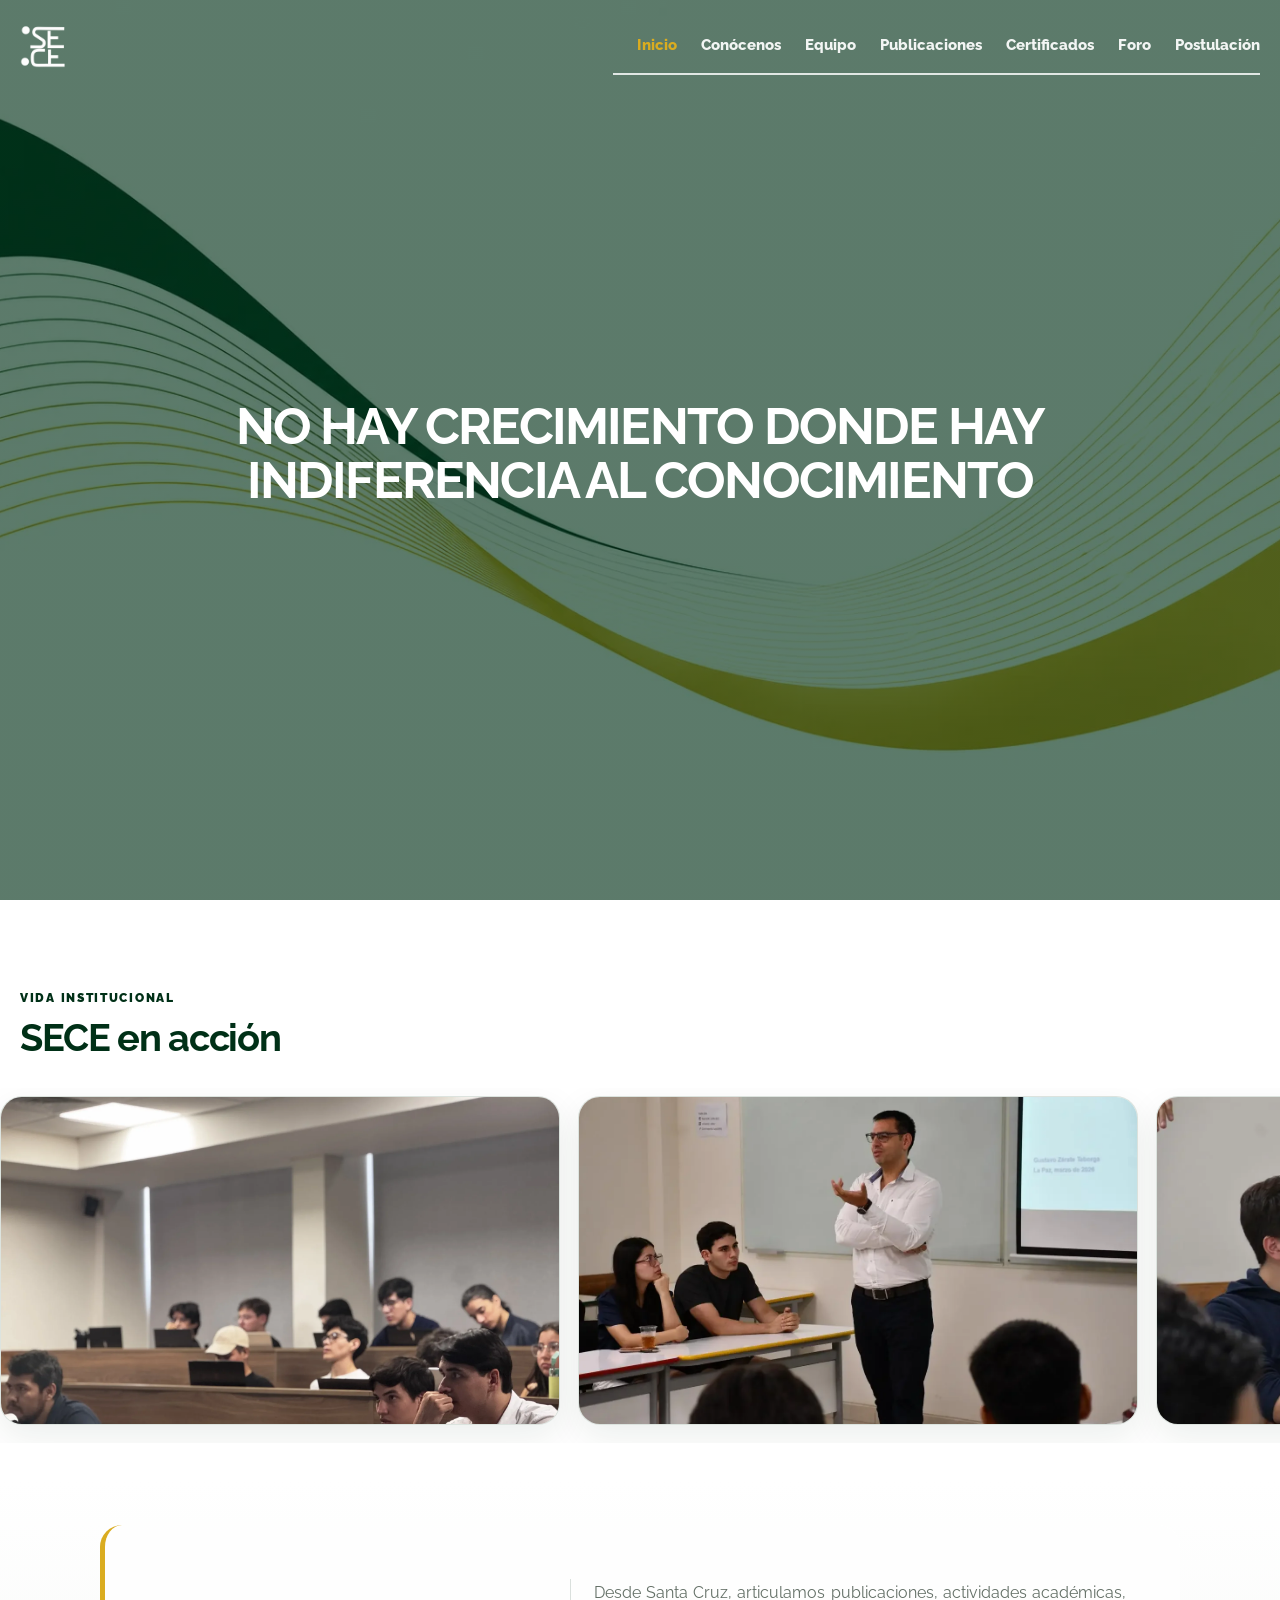
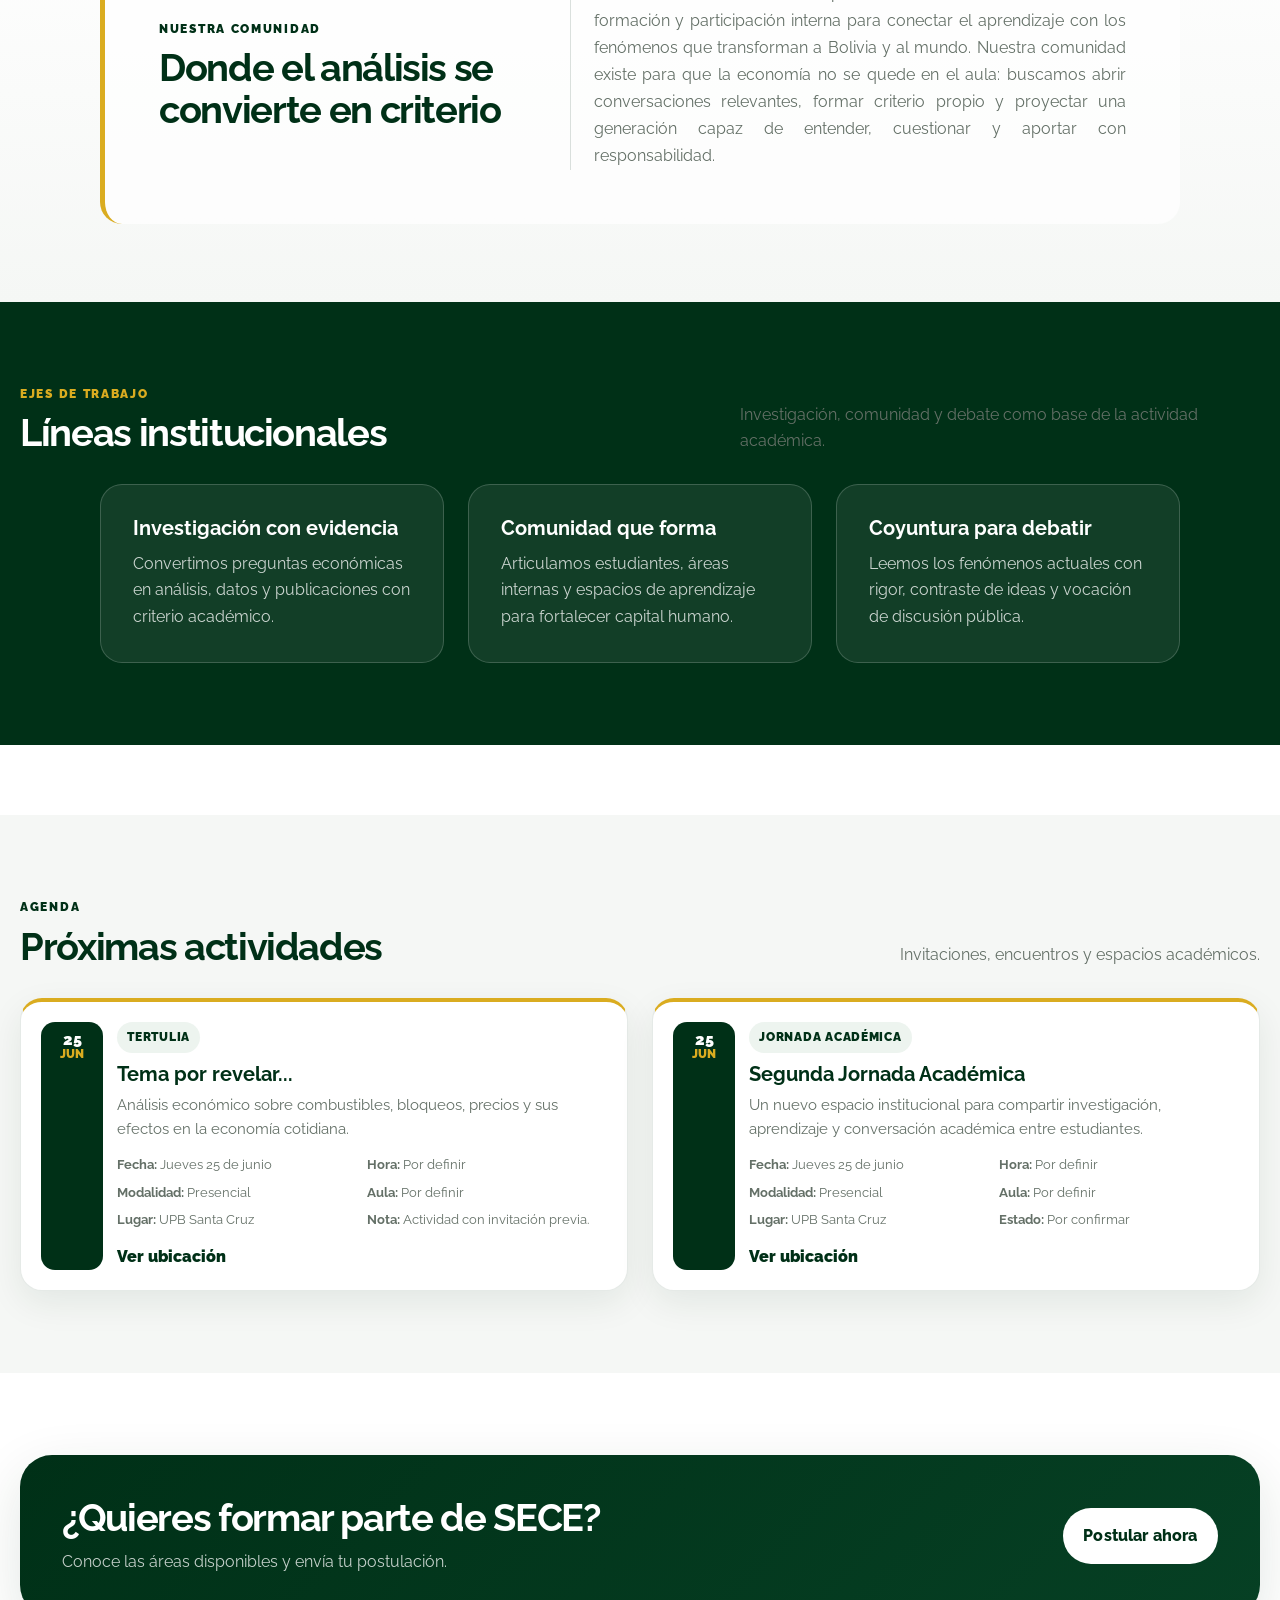
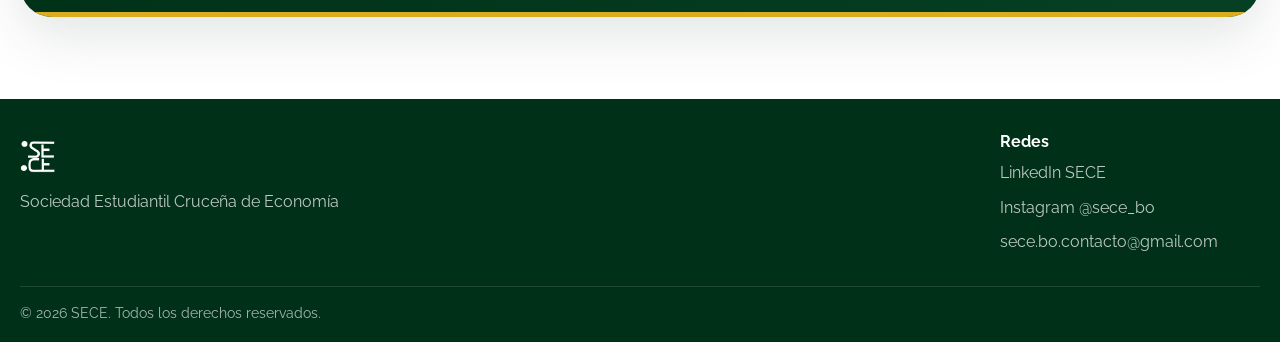
<file: index.html>
<!DOCTYPE html>
<html lang="es">
<head>
  <meta charset="UTF-8" />
  <meta name="viewport" content="width=device-width, initial-scale=1.0" />
  <meta name="theme-color" content="#003017" />
  <link rel="icon" href="img/logo-optimized.png" type="image/png" />
  <link rel="preload" as="image" href="img/hero/hero.webp" type="image/webp" fetchpriority="high" />
  <title>SECE | Sociedad Estudiantil Cruceña de Economía</title>
  <meta name="description" content="Sitio oficial de la Sociedad Estudiantil Cruceña de Economía (SECE), comunidad académica de Santa Cruz, Bolivia, dedicada a investigación, debate, publicaciones y actividades sobre economía.">
  <link rel="preconnect" href="https://fonts.googleapis.com" />
  <link rel="preconnect" href="https://fonts.gstatic.com" crossorigin />
  <link href="https://fonts.googleapis.com/css2?family=Raleway:wght@300;400;500;600;700;800;900&amp;display=swap" rel="stylesheet" />
  <link rel="stylesheet" href="css/style.css" />

  <script type="application/ld+json">
  {
    "@context": "https://schema.org",
    "@type": "Organization",
    "name": "Sociedad Estudiantil Cruceña de Economía",
    "alternateName": "SECE",
    "url": "https://secebo.github.io/oficial/",
    "logo": "https://secebo.github.io/oficial/img/logo-optimized.png",
    "sameAs": [
      "https://www.linkedin.com/company/secebo/",
      "https://www.instagram.com/sece_bo/"
    ],
    "address": {
      "@type": "PostalAddress",
      "addressLocality": "Santa Cruz de la Sierra",
      "addressCountry": "BO"
    }
  }
  </script>
</head>
<body class="home-page">
<a class="skip-link" href="#contenido">Saltar al contenido</a>
  <header class="site-header" id="siteHeader">
    <div class="container nav-shell">
      <a class="brand" href="index.html" aria-label="Ir al inicio de SECE">
        <img src="img/logo-optimized.png" alt="Logo SECE" class="brand-logo" width="240" height="300" decoding="async" fetchpriority="high" />
        <span class="brand-text"></span>
      </a>
      <button class="menu-toggle" id="menuToggle" aria-label="Abrir menú" aria-expanded="false" aria-controls="mainNav"><span></span><span></span><span></span></button>
      <nav class="main-nav" id="mainNav" aria-label="Navegación principal">
        <a href="index.html" class="active ">Inicio</a>
        <a href="about.html" class=" ">Conócenos</a>
        <a href="team.html" class=" ">Equipo</a>
        <a href="publications.html" class=" ">Publicaciones</a>
        <a href="certificates.html" class=" ">Certificados</a>
        <a href="forum.html" class=" ">Foro</a>
        <a href="postulacion.html" class=" nav-cta">Postulación</a>
      </nav>
    </div>
  </header>
  <main id="contenido">
    <section class="hero reveal" aria-label="Portada institucional">
      <div class="container hero-inner hero-centered">
        <div class="hero-copy">
          <h1>No hay crecimiento donde hay indiferencia al conocimiento</h1>
        </div>
      </div>
    </section>

    <section class="section about-gallery-section home-gallery-section reveal">
      <div class="container section-head">
        <div>
          <p class="eyebrow">Vida institucional</p>
          <h2>SECE en acción</h2>
        </div>
      </div>
      <div class="about-gallery-track" aria-label="Galería institucional automática">
        <div class="about-gallery-marquee">
          <article class="about-gallery-card" tabindex="0"><img src="img/gallery/jornada-2.webp" alt="Público en la primera jornada académica" loading="lazy" decoding="async" /><div><h3>Jornada Académica</h3><p>Participación del público en un espacio de intercambio académico, investigación y discusión económica.</p></div></article>
          <article class="about-gallery-card" tabindex="0"><img src="img/gallery/tertulia-1.webp" alt="Gustavo Zárate en tertulia Mare Nostrum" loading="lazy" decoding="async" /><div><h3>Tertulia Mare Nostrum</h3><p>Gustavo Zárate introdujo el análisis sobre la evolución del precio del gas, el sistema eléctrico y sus posibles efectos económicos.</p></div></article>
          <article class="about-gallery-card" tabindex="0"><img src="img/gallery/tertulia-2.webp" alt="Participantes en tertulia Mare Nostrum" loading="lazy" decoding="async" /><div><h3>Tertulia Mare Nostrum</h3><p>Espacio de conversación y análisis sobre combustibles, energía y desafíos económicos de mediano plazo.</p></div></article>
          <article class="about-gallery-card" tabindex="0"><img src="img/gallery/tertulia-3.webp" alt="Desarrollo de tertulia Mare Nostrum" loading="lazy" decoding="async" /><div><h3>Tertulia Mare Nostrum</h3><p>Espacio de conversación y análisis sobre combustibles, energía y desafíos económicos de mediano plazo.</p></div></article>
          <article class="about-gallery-card" aria-hidden="true"><img src="img/gallery/jornada-2.webp" alt="" loading="lazy" decoding="async" /><div><h3>Jornada Académica</h3><p>Participación del público en un espacio de intercambio académico, investigación y discusión económica.</p></div></article>
          <article class="about-gallery-card" aria-hidden="true"><img src="img/gallery/tertulia-1.webp" alt="" loading="lazy" decoding="async" /><div><h3>Tertulia Mare Nostrum</h3><p>Gustavo Zárate introdujo el análisis sobre la evolución del precio del gas, el sistema eléctrico y sus posibles efectos económicos.</p></div></article>
          <article class="about-gallery-card" aria-hidden="true"><img src="img/gallery/tertulia-2.webp" alt="" loading="lazy" decoding="async" /><div><h3>Tertulia Mare Nostrum</h3><p>Espacio de conversación y análisis sobre combustibles, energía y desafíos económicos de mediano plazo.</p></div></article>
          <article class="about-gallery-card" aria-hidden="true"><img src="img/gallery/tertulia-3.webp" alt="" loading="lazy" decoding="async" /><div><h3>Tertulia Mare Nostrum</h3><p>Espacio de conversación y análisis sobre combustibles, energía y desafíos económicos de mediano plazo.</p></div></article>
        </div>
      </div>
    </section>

    <section class="section home-community-section reveal">
      <div class="container community-editorial">
        <div class="community-title-block">
          <p class="eyebrow">Nuestra Comunidad</p>
          <h2>Donde el análisis se convierte en criterio</h2>
        </div>
        <div class="community-copy-block">
          <p>Desde Santa Cruz, articulamos publicaciones, actividades académicas, formación y participación interna para conectar el aprendizaje con los fenómenos que transforman a Bolivia y al mundo. Nuestra comunidad existe para que la economía no se quede en el aula: buscamos abrir conversaciones relevantes, formar criterio propio y proyectar una generación capaz de entender, cuestionar y aportar con responsabilidad.</p>
        </div>
      </div>
    </section>

    <section class="section dark-band reveal">
      <div class="container section-head">
        <div><p class="eyebrow">Ejes de trabajo</p><h2>Líneas institucionales</h2></div>
        <p class="lead">Investigación, comunidad y debate como base de la actividad académica.</p>
      </div>
      <div class="container action-grid">
        <article class="action-card"><h3>Investigación con evidencia</h3><p>Convertimos preguntas económicas en análisis, datos y publicaciones con criterio académico.</p></article>
        <article class="action-card"><h3>Comunidad que forma</h3><p>Articulamos estudiantes, áreas internas y espacios de aprendizaje para fortalecer capital humano.</p></article>
        <article class="action-card"><h3>Coyuntura para debatir</h3><p>Leemos los fenómenos actuales con rigor, contraste de ideas y vocación de discusión pública.</p></article>
      </div>
    </section>

    <section class="section upcoming-section reveal">
      <div class="container section-head">
        <div><p class="eyebrow">Agenda</p><h2>Próximas actividades</h2></div>
        <p class="lead">Invitaciones, encuentros y espacios académicos.</p>
      </div>
      <div class="container upcoming-grid">
        <article class="upcoming-card">
          <div class="date-box">25<small>JUN</small></div>
          <div class="upcoming-body">
            <span class="tag">Tertulia</span>
            <h3>Tema por revelar...</h3>
            <p>Análisis económico sobre combustibles, bloqueos, precios y sus efectos en la economía cotidiana.</p>
            <div class="upcoming-meta"><span><strong>Fecha:</strong> Jueves 25 de junio</span><span><strong>Hora:</strong> Por definir</span><span><strong>Modalidad:</strong> Presencial</span><span><strong>Aula:</strong> Por definir</span><span><strong>Lugar:</strong> UPB Santa Cruz</span><span><strong>Nota:</strong> Actividad con invitación previa.</span></div>
            <div class="upcoming-actions"><a href="https://maps.app.goo.gl/SwJzJV1UCh1qrbz99" target="_blank" rel="noopener">Ver ubicación</a></div>
          </div>
        </article>
        <article class="upcoming-card">
          <div class="date-box">25<small>JUN</small></div>
          <div class="upcoming-body">
            <span class="tag">Jornada Académica</span>
            <h3>Segunda Jornada Académica</h3>
            <p>Un nuevo espacio institucional para compartir investigación, aprendizaje y conversación académica entre estudiantes.</p>
            <div class="upcoming-meta"><span><strong>Fecha:</strong> Jueves 25 de junio</span><span><strong>Hora:</strong> Por definir</span><span><strong>Modalidad:</strong> Presencial</span><span><strong>Aula:</strong> Por definir</span><span><strong>Lugar:</strong> UPB Santa Cruz</span><span><strong>Estado:</strong> Por confirmar</span></div>
            <div class="upcoming-actions"><a href="https://maps.app.goo.gl/SwJzJV1UCh1qrbz99" target="_blank" rel="noopener">Ver ubicación</a></div>
          </div>
        </article>
      </div>
    </section>

    <section class="section reveal">
      <div class="container cta-panel">
        <div><h2>¿Quieres formar parte de SECE?</h2><p>Conoce las áreas disponibles y envía tu postulación.</p></div>
        <a href="postulacion.html" class="btn btn-light">Postular ahora</a>
      </div>
    </section>
  </main>
  <footer class="site-footer">
    <div class="container footer-grid footer-custom">
      <div class="footer-brand-block">
        <img src="img/logo-optimized.png" alt="Logo SECE" class="footer-logo" width="240" height="300" loading="lazy" decoding="async" />
        <p>Sociedad Estudiantil Cruceña de Economía</p>
      </div>
      <div class="footer-social-block">
        <h3>Redes</h3>
        <a href="https://www.linkedin.com/company/secebo/" target="_blank" rel="noopener">LinkedIn SECE</a>
        <a href="https://www.instagram.com/sece_bo/" target="_blank" rel="noopener">Instagram @sece_bo</a>
        <a href="mailto:sece.bo.contacto@gmail.com">sece.bo.contacto@gmail.com</a>
      </div>
    </div>
    <div class="container footer-bottom">
      <span>© 2026 SECE. Todos los derechos reservados.</span>
    </div>
  </footer>
  <script src="js/main.js" defer></script>
</body>
</html>
</file>
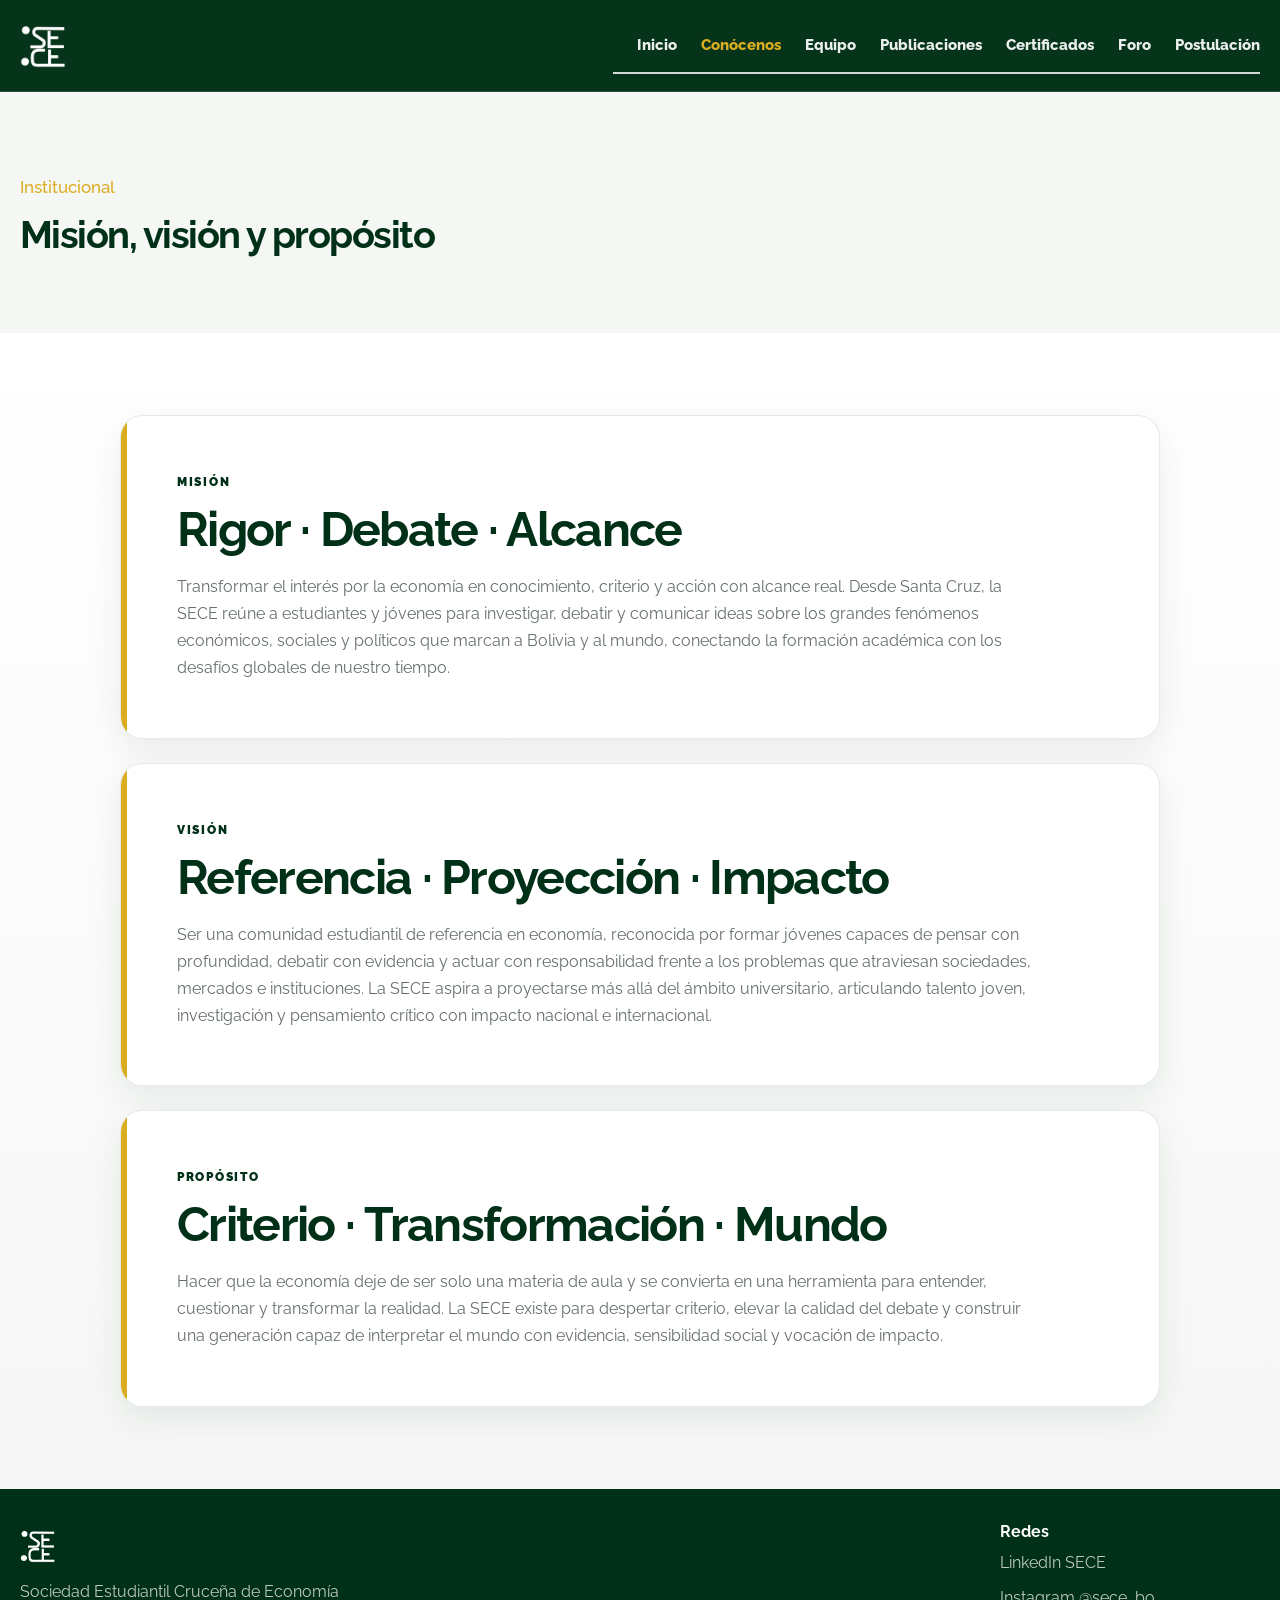
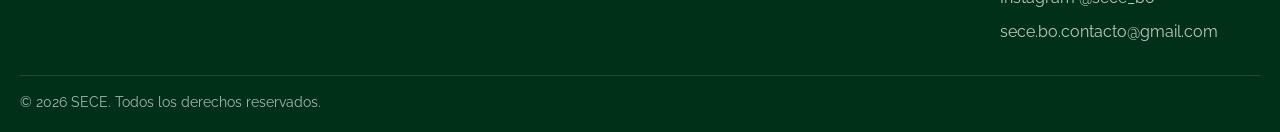
<file: about.html>
<!DOCTYPE html>
<html lang="es">
<head>
  <meta charset="UTF-8" />
  <meta name="viewport" content="width=device-width, initial-scale=1.0" />
  <meta name="theme-color" content="#003017" />
  <link rel="icon" href="img/logo-optimized.png" type="image/png" />
  <meta name="description" content="Misión, visión y estructura institucional de SECE." />
  <title>Conócenos | SECE</title>
  <link rel="preconnect" href="https://fonts.googleapis.com" />
  <link rel="preconnect" href="https://fonts.gstatic.com" crossorigin />
  <link href="https://fonts.googleapis.com/css2?family=Raleway:wght@300;400;500;600;700;800;900&display=swap" rel="stylesheet" />
  <link rel="stylesheet" href="css/style.css" />
</head>
<body class="inner-page">
<a class="skip-link" href="#contenido">Saltar al contenido</a>
  <header class="site-header" id="siteHeader">
    <div class="container nav-shell">
      <a class="brand" href="index.html" aria-label="Ir al inicio de SECE">
        <img src="img/logo-optimized.png" alt="Logo SECE" class="brand-logo" width="240" height="300" decoding="async" fetchpriority="high" />
        <span class="brand-text"></span>
      </a>
      <button class="menu-toggle" id="menuToggle" aria-label="Abrir menú" aria-expanded="false" aria-controls="mainNav"><span></span><span></span><span></span></button>
      <nav class="main-nav" id="mainNav" aria-label="Navegación principal">
        <a href="index.html" class=" ">Inicio</a>
        <a href="about.html" class="active ">Conócenos</a>
        <a href="team.html" class=" ">Equipo</a>
        <a href="publications.html" class=" ">Publicaciones</a>
        <a href="certificates.html" class=" ">Certificados</a>
        <a href="forum.html" class=" ">Foro</a>
        <a href="postulacion.html" class=" nav-cta">Postulación</a>
      </nav>
    </div>
  </header>
  <main id="contenido">
    <section class="page-hero"><div class="container"><div class="breadcrumb">Institucional</div><h1>Misión, visión y propósito</h1></div></section>
    <section class="section about-identity-stack reveal">
      <div class="container about-stack">
        <article class="about-statement-card">
          <p class="eyebrow">Misión</p>
          <h2>Rigor · Debate · Alcance</h2>
          <p>Transformar el interés por la economía en conocimiento, criterio y acción con alcance real. Desde Santa Cruz, la SECE reúne a estudiantes y jóvenes para investigar, debatir y comunicar ideas sobre los grandes fenómenos económicos, sociales y políticos que marcan a Bolivia y al mundo, conectando la formación académica con los desafíos globales de nuestro tiempo.</p>
        </article>

        <article class="about-statement-card">
          <p class="eyebrow">Visión</p>
          <h2>Referencia · Proyección · Impacto</h2>
          <p>Ser una comunidad estudiantil de referencia en economía, reconocida por formar jóvenes capaces de pensar con profundidad, debatir con evidencia y actuar con responsabilidad frente a los problemas que atraviesan sociedades, mercados e instituciones. La SECE aspira a proyectarse más allá del ámbito universitario, articulando talento joven, investigación y pensamiento crítico con impacto nacional e internacional.</p>
        </article>

        <article class="about-statement-card">
          <p class="eyebrow">Propósito</p>
          <h2>Criterio · Transformación · Mundo</h2>
          <p>Hacer que la economía deje de ser solo una materia de aula y se convierta en una herramienta para entender, cuestionar y transformar la realidad. La SECE existe para despertar criterio, elevar la calidad del debate y construir una generación capaz de interpretar el mundo con evidencia, sensibilidad social y vocación de impacto.</p>
        </article>
      </div>
    </section>
  </main>
  <footer class="site-footer">
    <div class="container footer-grid footer-custom">
      <div class="footer-brand-block">
        <img src="img/logo-optimized.png" alt="Logo SECE" class="footer-logo" width="240" height="300" loading="lazy" decoding="async" />
        <p>Sociedad Estudiantil Cruceña de Economía</p>
      </div>
      <div class="footer-social-block">
        <h3>Redes</h3>
        <a href="https://www.linkedin.com/company/secebo/" target="_blank" rel="noopener">LinkedIn SECE</a>
        <a href="https://www.instagram.com/sece_bo/" target="_blank" rel="noopener">Instagram @sece_bo</a>
        <a href="mailto:sece.bo.contacto@gmail.com">sece.bo.contacto@gmail.com</a>
      </div>
    </div>
    <div class="container footer-bottom">
      <span>© 2026 SECE. Todos los derechos reservados.</span>
    </div>
  </footer>
  <script src="js/main.js" defer></script>
</body>
</html>
</file>
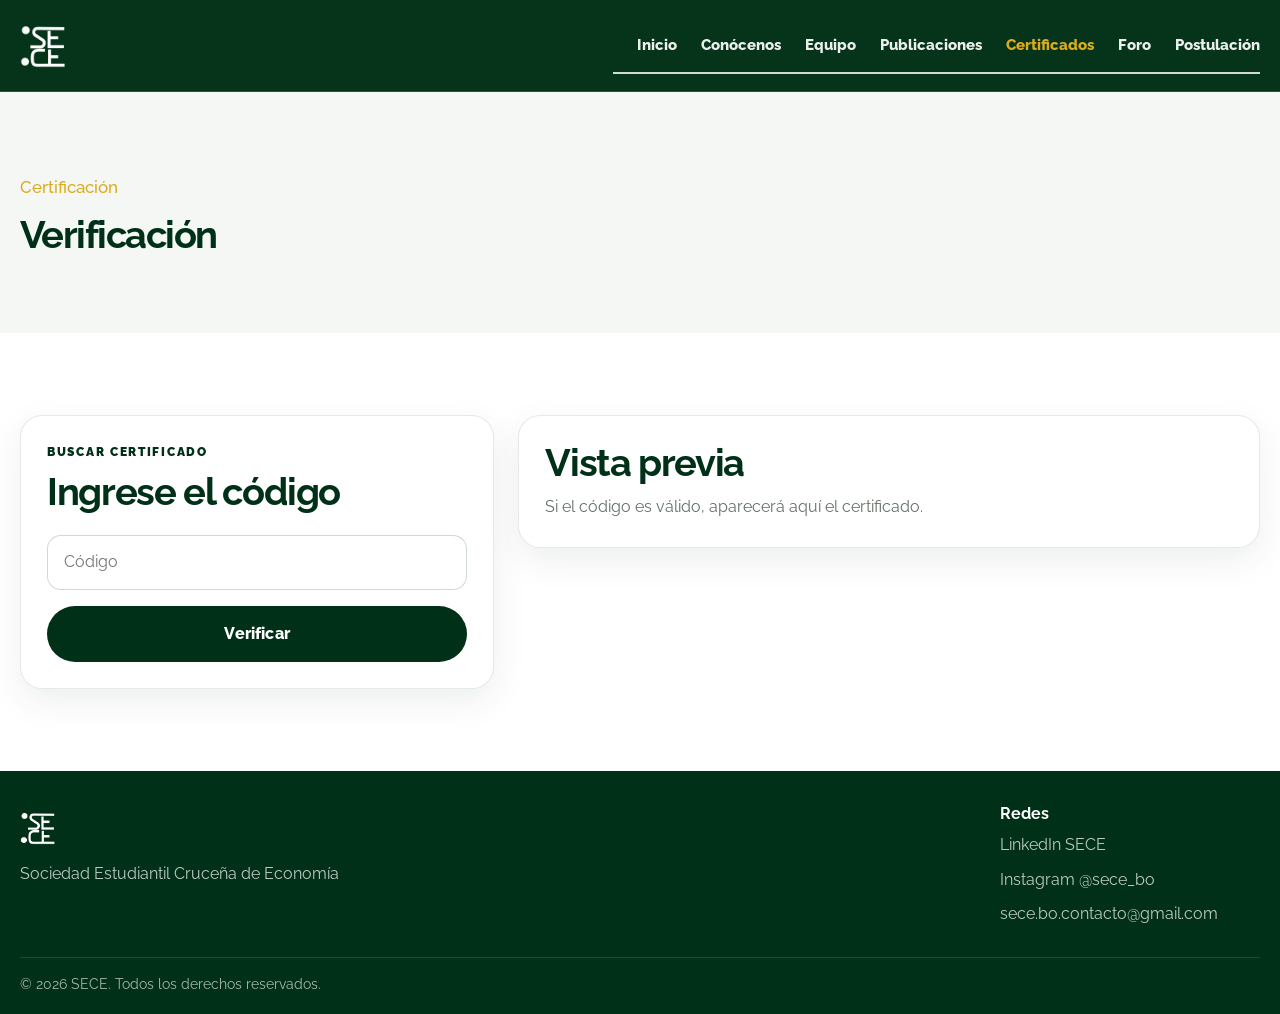
<file: certificates.html>
<!DOCTYPE html>
<html lang="es">
<head>
  <meta charset="UTF-8" />
  <meta name="viewport" content="width=device-width, initial-scale=1.0" />
  <meta name="theme-color" content="#003017" />
  <link rel="icon" href="img/logo-optimized.png" type="image/png" />
  <meta name="description" content="Verificación de códigos emitidos por SECE." />
  <title>Certificados | SECE</title>
  <link rel="preconnect" href="https://fonts.googleapis.com" />
  <link rel="preconnect" href="https://fonts.gstatic.com" crossorigin />
  <link href="https://fonts.googleapis.com/css2?family=Raleway:wght@300;400;500;600;700;800;900&display=swap" rel="stylesheet" />
  <link rel="stylesheet" href="css/style.css" />
</head>
<body class="inner-page">
<a class="skip-link" href="#contenido">Saltar al contenido</a>
  <header class="site-header" id="siteHeader">
    <div class="container nav-shell">
      <a class="brand" href="index.html" aria-label="Ir al inicio de SECE">
        <img src="img/logo-optimized.png" alt="Logo SECE" class="brand-logo" width="240" height="300" decoding="async" fetchpriority="high" />
        <span class="brand-text"></span>
      </a>
      <button class="menu-toggle" id="menuToggle" aria-label="Abrir menú" aria-expanded="false" aria-controls="mainNav"><span></span><span></span><span></span></button>
      <nav class="main-nav" id="mainNav" aria-label="Navegación principal">
        <a href="index.html" class=" ">Inicio</a>
        <a href="about.html" class=" ">Conócenos</a>
        <a href="team.html" class=" ">Equipo</a>
        <a href="publications.html" class=" ">Publicaciones</a>
        <a href="certificates.html" class="active ">Certificados</a>
        <a href="forum.html" class=" ">Foro</a>
        <a href="postulacion.html" class=" nav-cta">Postulación</a>
      </nav>
    </div>
  </header>
  <main id="contenido">
    <section class="page-hero"><div class="container"><div class="breadcrumb">Certificación</div><h1>Verificación</h1></div></section>
    <section class="section reveal"><div class="container certificate-layout">
      <aside class="form-card"><p class="eyebrow">Buscar certificado</p><h2>Ingrese el código</h2><form class="form-grid" id="certificateForm"><input class="form-input" id="certificateCode" type="text" placeholder="Código" aria-label="Código" autocomplete="off" inputmode="text" required /><button class="btn btn-primary" type="submit">Verificar</button></form><div class="result-box" id="certificateResult"></div></aside>
      <section class="certificate-card cert-preview" id="certificatePreview"><h2>Vista previa</h2><p class="lead">Si el código es válido, aparecerá aquí el certificado.</p></section>
    </div></section>
  </main>
  <footer class="site-footer">
    <div class="container footer-grid footer-custom">
      <div class="footer-brand-block">
        <img src="img/logo-optimized.png" alt="Logo SECE" class="footer-logo" width="240" height="300" loading="lazy" decoding="async" />
        <p>Sociedad Estudiantil Cruceña de Economía</p>
      </div>
      <div class="footer-social-block">
        <h3>Redes</h3>
        <a href="https://www.linkedin.com/company/secebo/" target="_blank" rel="noopener">LinkedIn SECE</a>
        <a href="https://www.instagram.com/sece_bo/" target="_blank" rel="noopener">Instagram @sece_bo</a>
        <a href="mailto:sece.bo.contacto@gmail.com">sece.bo.contacto@gmail.com</a>
      </div>
    </div>
    <div class="container footer-bottom">
      <span>© 2026 SECE. Todos los derechos reservados.</span>
    </div>
  </footer>
  <script src="js/main.js" defer></script>
</body>
</html>
</file>
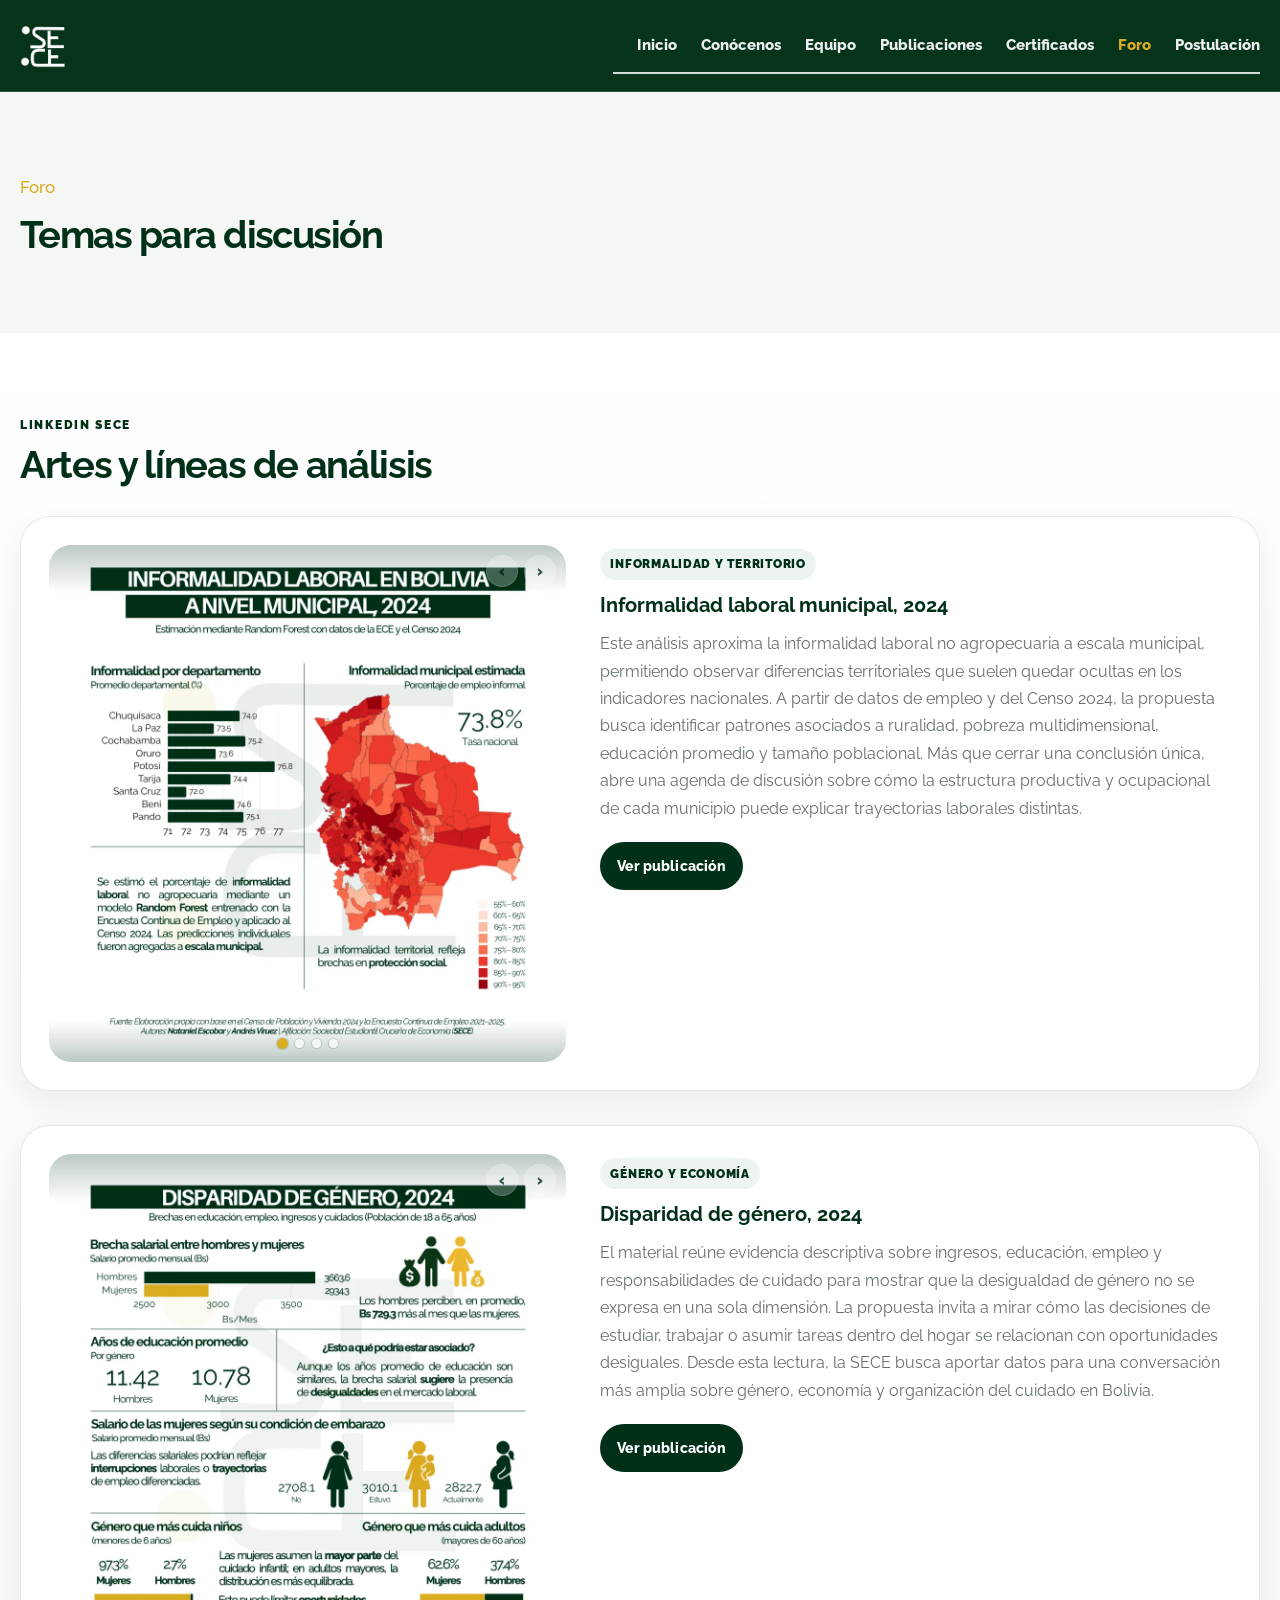
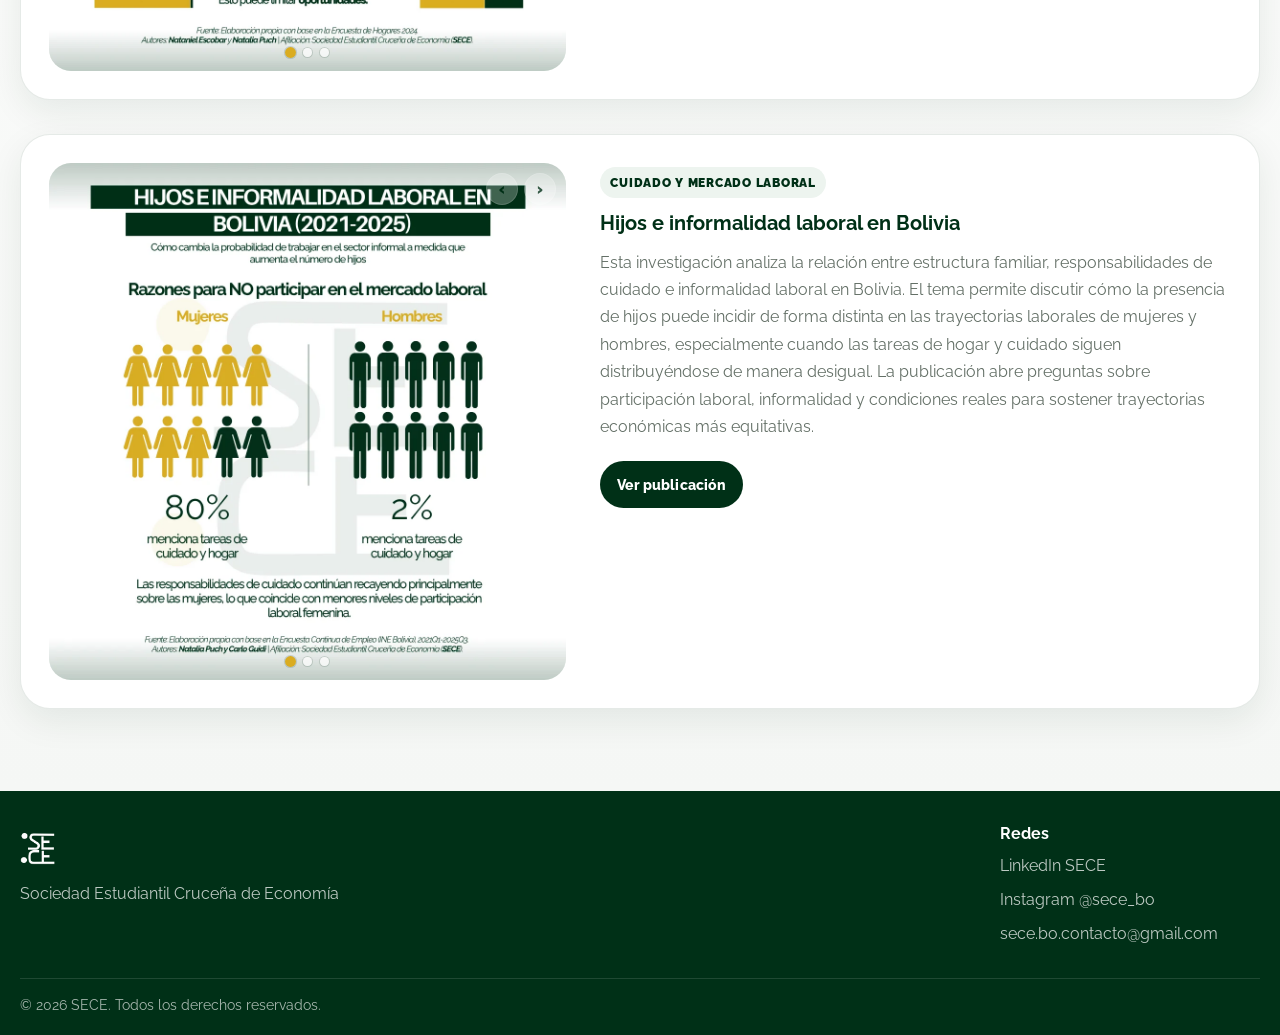
<file: forum.html>
<!DOCTYPE html>
<html lang="es">
<head>
  <meta charset="UTF-8" />
  <meta name="viewport" content="width=device-width, initial-scale=1.0" />
  <meta name="theme-color" content="#003017" />
  <link rel="icon" href="img/logo-optimized.png" type="image/png" />
  <meta name="description" content="Temas y líneas de discusión académica de SECE." />
  <title>Foro | SECE</title>
  <link rel="preconnect" href="https://fonts.googleapis.com" />
  <link rel="preconnect" href="https://fonts.gstatic.com" crossorigin />
  <link href="https://fonts.googleapis.com/css2?family=Raleway:wght@300;400;500;600;700;800;900&display=swap" rel="stylesheet" />
  <link rel="stylesheet" href="css/style.css" />
</head>
<body class="inner-page">
<a class="skip-link" href="#contenido">Saltar al contenido</a>
  <header class="site-header" id="siteHeader">
    <div class="container nav-shell">
      <a class="brand" href="index.html" aria-label="Ir al inicio de SECE">
        <img src="img/logo-optimized.png" alt="Logo SECE" class="brand-logo" width="240" height="300" decoding="async" fetchpriority="high" />
        <span class="brand-text"></span>
      </a>
      <button class="menu-toggle" id="menuToggle" aria-label="Abrir menú" aria-expanded="false" aria-controls="mainNav"><span></span><span></span><span></span></button>
      <nav class="main-nav" id="mainNav" aria-label="Navegación principal">
        <a href="index.html" class=" ">Inicio</a>
        <a href="about.html" class=" ">Conócenos</a>
        <a href="team.html" class=" ">Equipo</a>
        <a href="publications.html" class=" ">Publicaciones</a>
        <a href="certificates.html" class=" ">Certificados</a>
        <a href="forum.html" class="active ">Foro</a>
        <a href="postulacion.html" class=" nav-cta">Postulación</a>
      </nav>
    </div>
  </header>
  <main id="contenido">
    <section class="page-hero"><div class="container"><div class="breadcrumb">Foro</div><h1>Temas para discusión</h1></div></section>
    <section class="section reveal forum-showcase-section">
      <div class="container section-head">
        <div>
          <p class="eyebrow">LinkedIn SECE</p>
          <h2>Artes y líneas de análisis</h2>
        </div>
      </div>
      <div class="container forum-topic-stack" aria-label="Temas de discusión">
        <article class="forum-topic-feature">
          <div class="topic-carousel" data-topic-carousel>
            <div class="topic-slide active"><img src="img/forum/informalidad-1.webp" alt="Arte sobre informalidad laboral municipal 2024, estimación nacional y mapa municipal" loading="lazy" decoding="async" /></div>
            <div class="topic-slide"><img src="img/forum/informalidad-2.webp" alt="Arte sobre informalidad laboral en principales municipios y centros urbanos" loading="lazy" decoding="async" /></div>
            <div class="topic-slide"><img src="img/forum/informalidad-3.webp" alt="Arte sobre años de estudio y población rural asociados a informalidad" loading="lazy" decoding="async" /></div>
            <div class="topic-slide"><img src="img/forum/informalidad-4.webp" alt="Arte sobre pobreza multidimensional y población municipal" loading="lazy" decoding="async" /></div>
            <div class="topic-carousel-controls">
              <button class="icon-btn" type="button" data-topic-prev aria-label="Imagen anterior">‹</button>
              <button class="icon-btn" type="button" data-topic-next aria-label="Imagen siguiente">›</button>
            </div>
            <div class="topic-dots" aria-label="Navegación de imágenes"></div>
          </div>
          <div class="forum-topic-copy">
            <span class="tag">Informalidad y territorio</span>
            <h3>Informalidad laboral municipal, 2024</h3>
            <p>Este análisis aproxima la informalidad laboral no agropecuaria a escala municipal, permitiendo observar diferencias territoriales que suelen quedar ocultas en los indicadores nacionales. A partir de datos de empleo y del Censo 2024, la propuesta busca identificar patrones asociados a ruralidad, pobreza multidimensional, educación promedio y tamaño poblacional. Más que cerrar una conclusión única, abre una agenda de discusión sobre cómo la estructura productiva y ocupacional de cada municipio puede explicar trayectorias laborales distintas.</p>
            <a href="https://www.linkedin.com/posts/secebo_informalidad-laboral-en-bolivia-a-nivel-municipal-activity-7465122475517861888-Gxxk?utm_source=share&utm_medium=member_desktop&rcm=ACoAAEEFbn0BCW82pwak-7NDFFQaaht9P1eLZy8" target="_blank" rel="noopener" class="btn btn-primary btn-small">Ver publicación</a>
          </div>
        </article>

        <article class="forum-topic-feature">
          <div class="topic-carousel" data-topic-carousel>
            <div class="topic-slide active"><img src="img/forum/disparidad-1.webp" alt="Arte sobre brecha salarial, educación y cuidados por género" loading="lazy" decoding="async" /></div>
            <div class="topic-slide"><img src="img/forum/disparidad-2.webp" alt="Arte sobre razones por las que no se busca empleo según género" loading="lazy" decoding="async" /></div>
            <div class="topic-slide"><img src="img/forum/disparidad-3.webp" alt="Arte sobre razones para no matricularse según género" loading="lazy" decoding="async" /></div>
            <div class="topic-carousel-controls">
              <button class="icon-btn" type="button" data-topic-prev aria-label="Imagen anterior">‹</button>
              <button class="icon-btn" type="button" data-topic-next aria-label="Imagen siguiente">›</button>
            </div>
            <div class="topic-dots" aria-label="Navegación de imágenes"></div>
          </div>
          <div class="forum-topic-copy">
            <span class="tag">Género y economía</span>
            <h3>Disparidad de género, 2024</h3>
            <p>El material reúne evidencia descriptiva sobre ingresos, educación, empleo y responsabilidades de cuidado para mostrar que la desigualdad de género no se expresa en una sola dimensión. La propuesta invita a mirar cómo las decisiones de estudiar, trabajar o asumir tareas dentro del hogar se relacionan con oportunidades desiguales. Desde esta lectura, la SECE busca aportar datos para una conversación más amplia sobre género, economía y organización del cuidado en Bolivia.</p>
            <a href="https://www.linkedin.com/posts/secebo_disparidad-de-g%C3%A9nero-2024-activity-7472315365142896641-XYC8?utm_source=share&utm_medium=member_desktop&rcm=ACoAAEEFbn0BCW82pwak-7NDFFQaaht9P1eLZy8" target="_blank" rel="noopener" class="btn btn-primary btn-small">Ver publicación</a>
          </div>
        </article>

        <article class="forum-topic-feature">
          <div class="topic-carousel" data-topic-carousel>
            <div class="topic-slide active"><img src="img/forum/hijos-1.webp" alt="Arte sobre razones para no participar en el mercado laboral" loading="lazy" decoding="async" /></div>
            <div class="topic-slide"><img src="img/forum/hijos-2.webp" alt="Arte sobre llegada de un hijo y situación laboral" loading="lazy" decoding="async" /></div>
            <div class="topic-slide"><img src="img/forum/hijos-3.webp" alt="Arte sobre probabilidad estimada de empleo informal según número de hijos" loading="lazy" decoding="async" /></div>
            <div class="topic-carousel-controls">
              <button class="icon-btn" type="button" data-topic-prev aria-label="Imagen anterior">‹</button>
              <button class="icon-btn" type="button" data-topic-next aria-label="Imagen siguiente">›</button>
            </div>
            <div class="topic-dots" aria-label="Navegación de imágenes"></div>
          </div>
          <div class="forum-topic-copy">
            <span class="tag">Cuidado y mercado laboral</span>
            <h3>Hijos e informalidad laboral en Bolivia</h3>
            <p>Esta investigación analiza la relación entre estructura familiar, responsabilidades de cuidado e informalidad laboral en Bolivia. El tema permite discutir cómo la presencia de hijos puede incidir de forma distinta en las trayectorias laborales de mujeres y hombres, especialmente cuando las tareas de hogar y cuidado siguen distribuyéndose de manera desigual. La publicación abre preguntas sobre participación laboral, informalidad y condiciones reales para sostener trayectorias económicas más equitativas.</p>
            <a href="https://www.linkedin.com/posts/secebo_hijos-e-informalidad-laboral-en-bolivia-activity-7468807386913300480-upQP?utm_source=share&utm_medium=member_desktop&rcm=ACoAAEEFbn0BCW82pwak-7NDFFQaaht9P1eLZy8" target="_blank" rel="noopener" class="btn btn-primary btn-small">Ver publicación</a>
          </div>
        </article>
      </div>
    </section>
  </main>
  <footer class="site-footer">
    <div class="container footer-grid footer-custom">
      <div class="footer-brand-block">
        <img src="img/logo-optimized.png" alt="Logo SECE" class="footer-logo" width="240" height="300" loading="lazy" decoding="async" />
        <p>Sociedad Estudiantil Cruceña de Economía</p>
      </div>
      <div class="footer-social-block">
        <h3>Redes</h3>
        <a href="https://www.linkedin.com/company/secebo/" target="_blank" rel="noopener">LinkedIn SECE</a>
        <a href="https://www.instagram.com/sece_bo/" target="_blank" rel="noopener">Instagram @sece_bo</a>
        <a href="mailto:sece.bo.contacto@gmail.com">sece.bo.contacto@gmail.com</a>
      </div>
    </div>
    <div class="container footer-bottom">
      <span>© 2026 SECE. Todos los derechos reservados.</span>
    </div>
  </footer>
  <script src="js/main.js" defer></script>
</body>
</html>
</file>
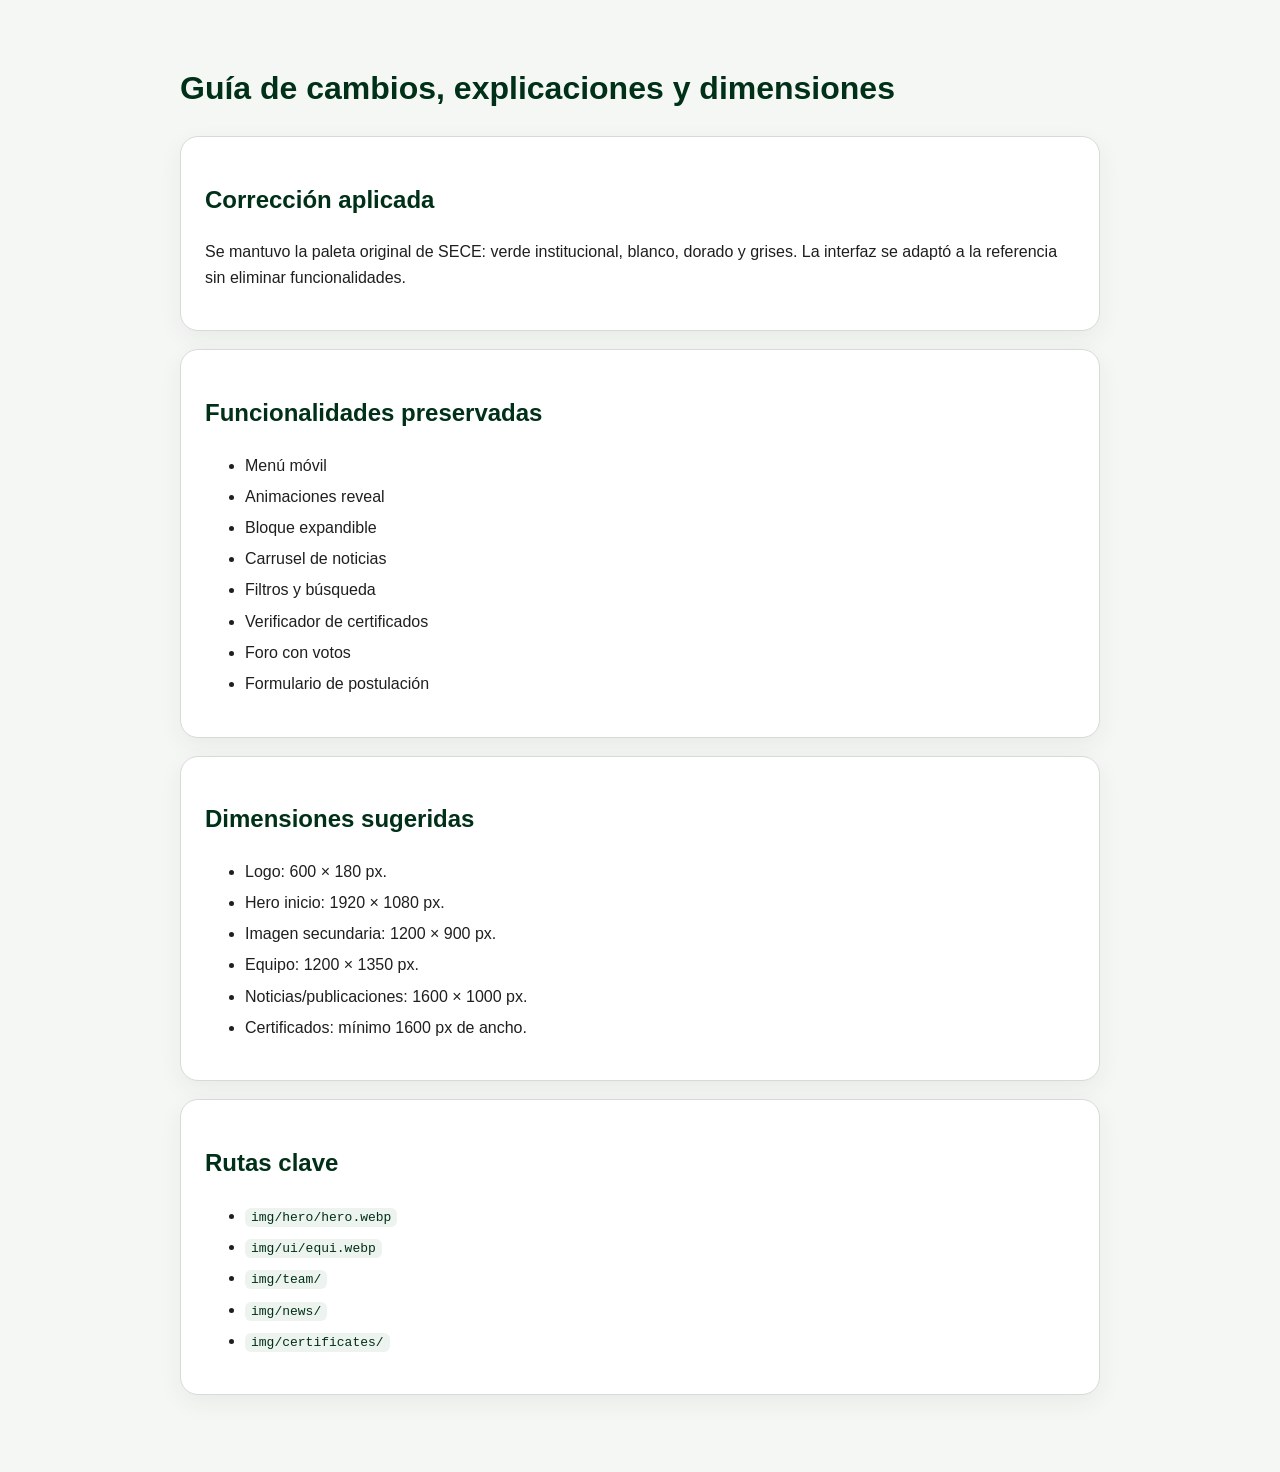
<file: GUIA_DIMENSIONES.html>
<!DOCTYPE html>
<html lang="es"><head><meta charset="UTF-8" /><meta name="viewport" content="width=device-width, initial-scale=1.0" />
<title>Guía de cambios y dimensiones | SECE</title>
<style>body{font-family:Arial,Helvetica,sans-serif;margin:0;background:#f5f7f5;color:#1F1F1F;line-height:1.6}main{max-width:920px;margin:0 auto;padding:42px 22px 60px}h1,h2{color:#003017}.card{background:#fff;border:1px solid #D9D9D9;border-radius:18px;padding:24px;margin:18px 0;box-shadow:0 8px 24px rgba(0,48,23,.06)}li{margin:.35rem 0}code{background:#edf4ef;padding:2px 6px;border-radius:6px;color:#003017}</style></head>
<body><main><h1>Guía de cambios, explicaciones y dimensiones</h1>
<div class="card"><h2>Corrección aplicada</h2><p>Se mantuvo la paleta original de SECE: verde institucional, blanco, dorado y grises. La interfaz se adaptó a la referencia sin eliminar funcionalidades.</p></div>
<div class="card"><h2>Funcionalidades preservadas</h2><ul><li>Menú móvil</li><li>Animaciones reveal</li><li>Bloque expandible</li><li>Carrusel de noticias</li><li>Filtros y búsqueda</li><li>Verificador de certificados</li><li>Foro con votos</li><li>Formulario de postulación</li></ul></div>
<div class="card"><h2>Dimensiones sugeridas</h2><ul><li>Logo: 600 × 180 px.</li><li>Hero inicio: 1920 × 1080 px.</li><li>Imagen secundaria: 1200 × 900 px.</li><li>Equipo: 1200 × 1350 px.</li><li>Noticias/publicaciones: 1600 × 1000 px.</li><li>Certificados: mínimo 1600 px de ancho.</li></ul></div>
<div class="card"><h2>Rutas clave</h2><ul><li><code>img/hero/hero.webp</code></li><li><code>img/ui/equi.webp</code></li><li><code>img/team/</code></li><li><code>img/news/</code></li><li><code>img/certificates/</code></li></ul></div>
</main></body></html>
</file>
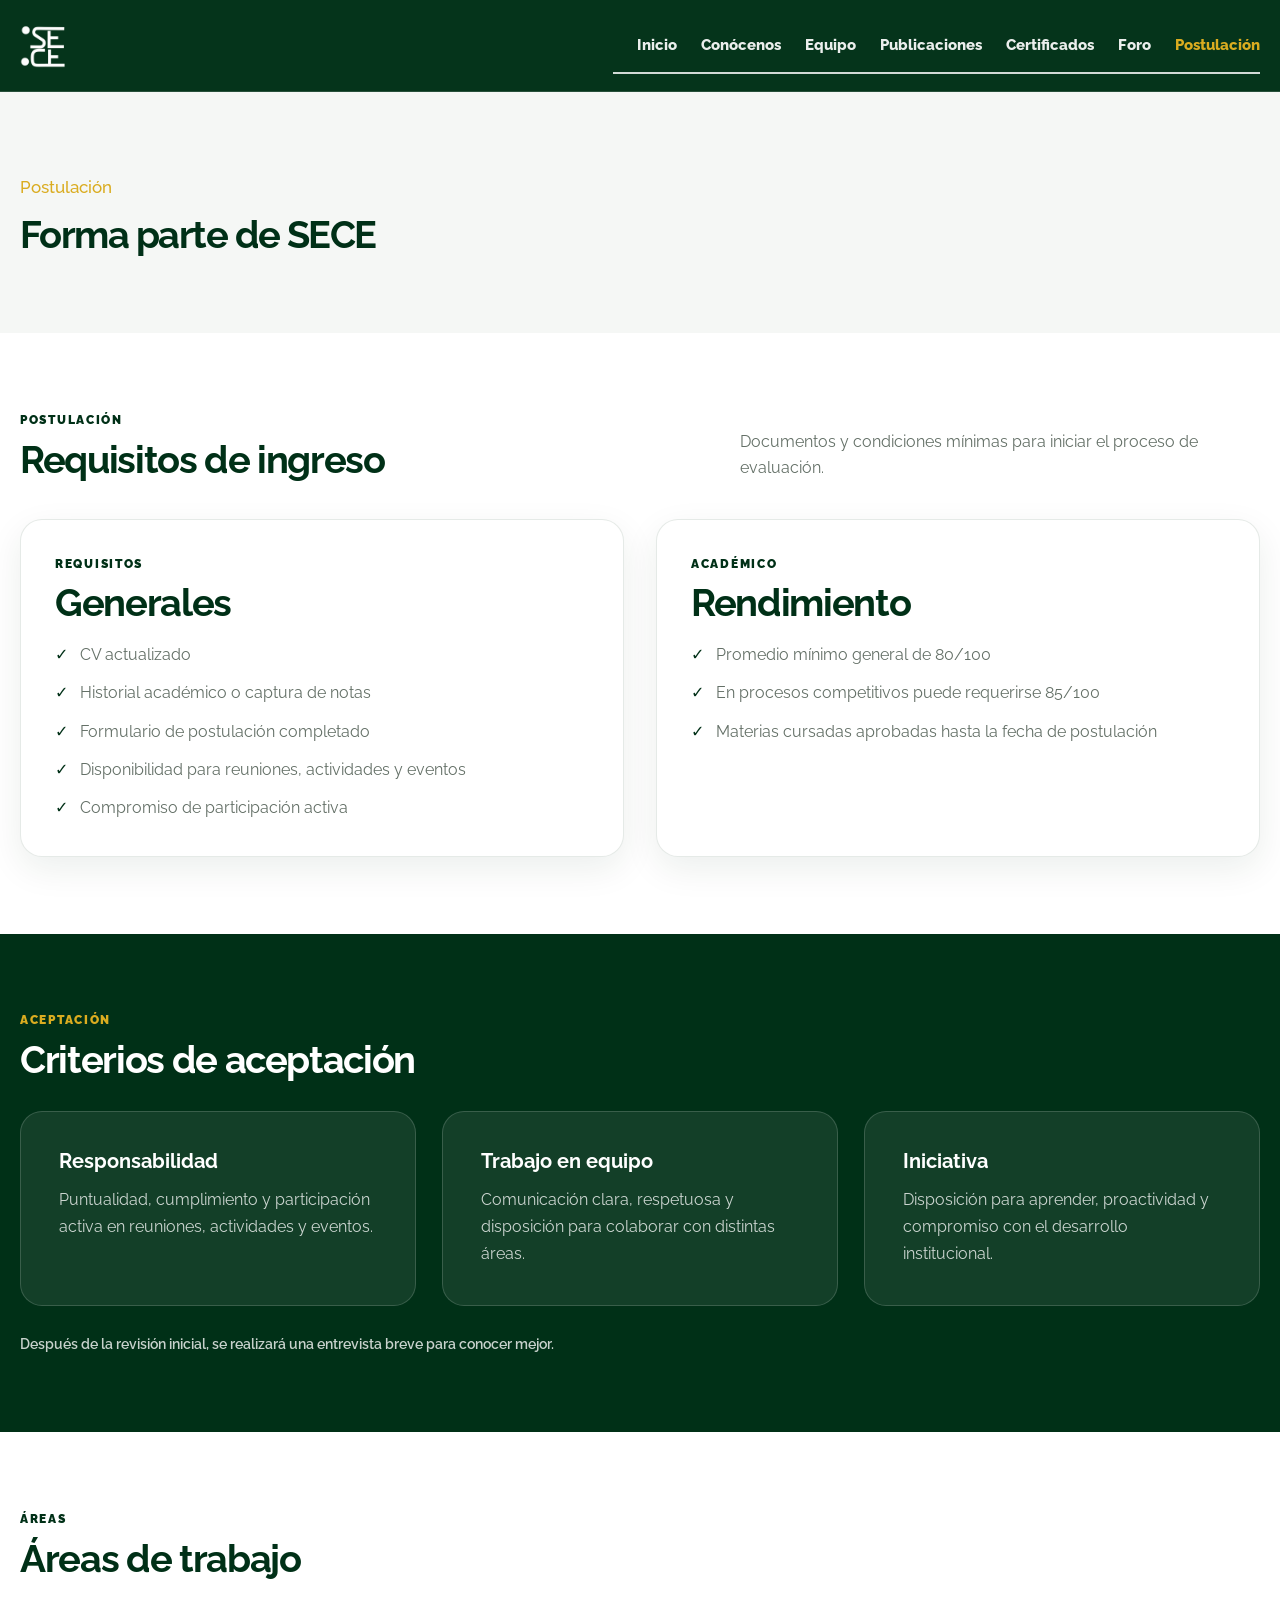
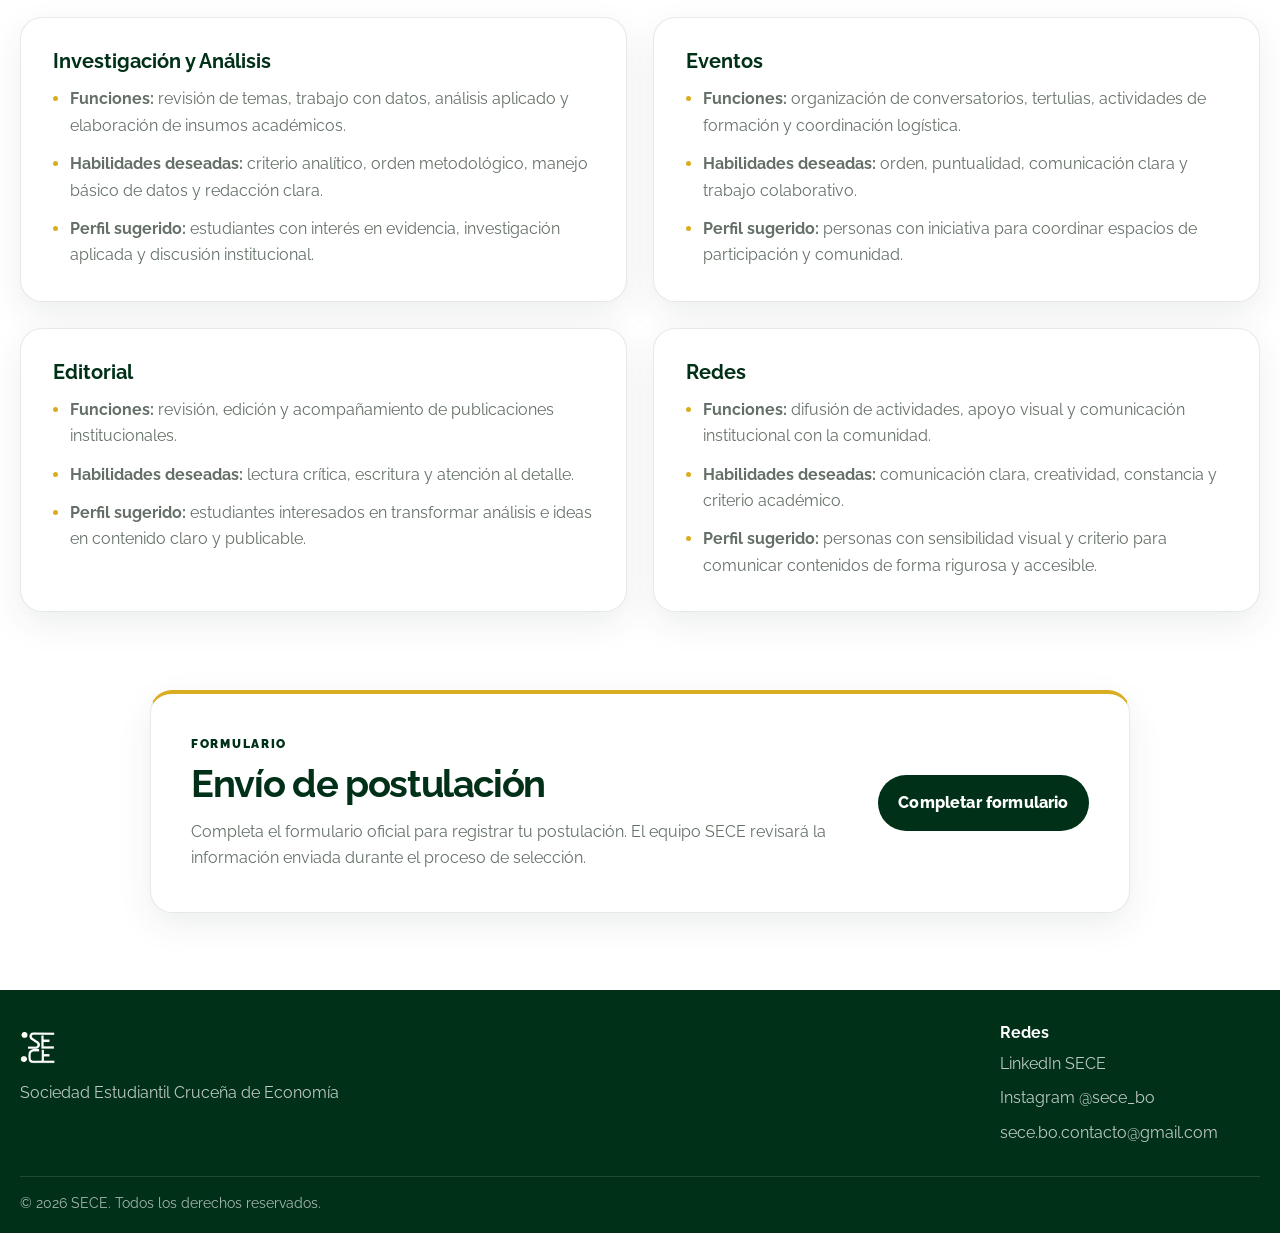
<file: postulacion.html>
<!DOCTYPE html>
<html lang="es">
<head>
  <meta charset="UTF-8" />
  <meta name="viewport" content="width=device-width, initial-scale=1.0" />
  <meta name="theme-color" content="#003017" />
  <link rel="icon" href="img/logo-optimized.png" type="image/png" />
  <meta name="description" content="Formulario de postulación a SECE." />
  <title>Postulación | SECE</title>
  <link rel="preconnect" href="https://fonts.googleapis.com" />
  <link rel="preconnect" href="https://fonts.gstatic.com" crossorigin />
  <link href="https://fonts.googleapis.com/css2?family=Raleway:wght@300;400;500;600;700;800;900&display=swap" rel="stylesheet" />
  <link rel="stylesheet" href="css/style.css" />
</head>
<body class="inner-page">
<a class="skip-link" href="#contenido">Saltar al contenido</a>
  <header class="site-header" id="siteHeader">
    <div class="container nav-shell">
      <a class="brand" href="index.html" aria-label="Ir al inicio de SECE">
        <img src="img/logo-optimized.png" alt="Logo SECE" class="brand-logo" width="240" height="300" decoding="async" fetchpriority="high" />
        <span class="brand-text"></span>
      </a>
      <button class="menu-toggle" id="menuToggle" aria-label="Abrir menú" aria-expanded="false" aria-controls="mainNav"><span></span><span></span><span></span></button>
      <nav class="main-nav" id="mainNav" aria-label="Navegación principal">
        <a href="index.html" class=" ">Inicio</a>
        <a href="about.html" class=" ">Conócenos</a>
        <a href="team.html" class=" ">Equipo</a>
        <a href="publications.html" class=" ">Publicaciones</a>
        <a href="certificates.html" class=" ">Certificados</a>
        <a href="forum.html" class=" ">Foro</a>
        <a href="postulacion.html" class="active nav-cta">Postulación</a>
      </nav>
    </div>
  </header>
  <main id="contenido">
    <section class="page-hero"><div class="container"><div class="breadcrumb">Postulación</div><h1>Forma parte de SECE</h1></div></section>
    <section class="section reveal application-section-white">
      <div class="container section-head">
        <div>
          <p class="eyebrow">Postulación</p>
          <h2>Requisitos de ingreso</h2>
        </div>
        <p class="lead">Documentos y condiciones mínimas para iniciar el proceso de evaluación.</p>
      </div>
      <div class="container requirements-grid">
        <article class="info-card">
          <p class="eyebrow">Requisitos</p>
          <h2>Generales</h2>
          <div class="check-list">
            <div class="check-item">CV actualizado</div>
            <div class="check-item">Historial académico o captura de notas</div>
            <div class="check-item">Formulario de postulación completado</div>
            <div class="check-item">Disponibilidad para reuniones, actividades y eventos</div>
            <div class="check-item">Compromiso de participación activa</div>
          </div>
        </article>
        <article class="info-card">
          <p class="eyebrow">Académico</p>
          <h2>Rendimiento</h2>
          <div class="check-list">
            <div class="check-item">Promedio mínimo general de 80/100</div>
            <div class="check-item">En procesos competitivos puede requerirse 85/100</div>
            <div class="check-item">Materias cursadas aprobadas hasta la fecha de postulación</div>
          </div>
        </article>
      </div>
    </section>

    <section class="section dark-band application-band reveal">
      <div class="container section-head">
        <div>
          <p class="eyebrow">Aceptación</p>
          <h2>Criterios de aceptación</h2>
        </div>
      </div>
      <div class="container criteria-grid">
        <article class="action-card"><h3>Responsabilidad</h3><p>Puntualidad, cumplimiento y participación activa en reuniones, actividades y eventos.</p></article>
        <article class="action-card"><h3>Trabajo en equipo</h3><p>Comunicación clara, respetuosa y disposición para colaborar con distintas áreas.</p></article>
        <article class="action-card"><h3>Iniciativa</h3><p>Disposición para aprender, proactividad y compromiso con el desarrollo institucional.</p></article>
      </div>
      <div class="container application-interview-note">
        <p>Después de la revisión inicial, se realizará una entrevista breve para conocer mejor.</p>
      </div>
    </section>

    <section class="section reveal application-section-white application-areas-section">
      <div class="container section-head">
        <div>
          <p class="eyebrow">Áreas</p>
          <h2>Áreas de trabajo</h2>
        </div>
      </div>
      <div class="container work-areas-grid">
        <article class="value-card work-area-card">
          <h3>Investigación y Análisis</h3>
          <ul>
            <li><strong>Funciones:</strong> revisión de temas, trabajo con datos, análisis aplicado y elaboración de insumos académicos.</li>
            <li><strong>Habilidades deseadas:</strong> criterio analítico, orden metodológico, manejo básico de datos y redacción clara.</li>
            <li><strong>Perfil sugerido:</strong> estudiantes con interés en evidencia, investigación aplicada y discusión institucional.</li>
          </ul>
        </article>
        <article class="value-card work-area-card">
          <h3>Eventos</h3>
          <ul>
            <li><strong>Funciones:</strong> organización de conversatorios, tertulias, actividades de formación y coordinación logística.</li>
            <li><strong>Habilidades deseadas:</strong> orden, puntualidad, comunicación clara y trabajo colaborativo.</li>
            <li><strong>Perfil sugerido:</strong> personas con iniciativa para coordinar espacios de participación y comunidad.</li>
          </ul>
        </article>
        <article class="value-card work-area-card">
          <h3>Editorial</h3>
          <ul>
            <li><strong>Funciones:</strong> revisión, edición y acompañamiento de publicaciones institucionales.</li>
            <li><strong>Habilidades deseadas:</strong> lectura crítica, escritura y atención al detalle.</li>
            <li><strong>Perfil sugerido:</strong> estudiantes interesados en transformar análisis e ideas en contenido claro y publicable.</li>
          </ul>
        </article>
        <article class="value-card work-area-card">
          <h3>Redes</h3>
          <ul>
            <li><strong>Funciones:</strong> difusión de actividades, apoyo visual y comunicación institucional con la comunidad.</li>
            <li><strong>Habilidades deseadas:</strong> comunicación clara, creatividad, constancia y criterio académico.</li>
            <li><strong>Perfil sugerido:</strong> personas con sensibilidad visual y criterio para comunicar contenidos de forma rigurosa y accesible.</li>
          </ul>
        </article>
      </div>
    </section>

    <section class="section reveal application-section-white application-submit-section">
      <div class="container application-cta">
        <div>
          <p class="eyebrow">Formulario</p>
          <h2>Envío de postulación</h2>
          <p class="lead">Completa el formulario oficial para registrar tu postulación. El equipo SECE revisará la información enviada durante el proceso de selección.</p>
        </div>
        <a href="https://docs.google.com/forms/d/e/1FAIpQLScFZOkis8j4gTlgNfop2ikKx6Jb0A9_eQJUdAyLpqKNg6AC-g/viewform?usp=dialog" target="_blank" rel="noopener" class="btn btn-primary">Completar formulario</a>
      </div>
    </section>
  </main>
  <footer class="site-footer">
    <div class="container footer-grid footer-custom">
      <div class="footer-brand-block">
        <img src="img/logo-optimized.png" alt="Logo SECE" class="footer-logo" width="240" height="300" loading="lazy" decoding="async" />
        <p>Sociedad Estudiantil Cruceña de Economía</p>
      </div>
      <div class="footer-social-block">
        <h3>Redes</h3>
        <a href="https://www.linkedin.com/company/secebo/" target="_blank" rel="noopener">LinkedIn SECE</a>
        <a href="https://www.instagram.com/sece_bo/" target="_blank" rel="noopener">Instagram @sece_bo</a>
        <a href="mailto:sece.bo.contacto@gmail.com">sece.bo.contacto@gmail.com</a>
      </div>
    </div>
    <div class="container footer-bottom">
      <span>© 2026 SECE. Todos los derechos reservados.</span>
    </div>
  </footer>
  <script src="js/main.js" defer></script>
</body>
</html>
</file>
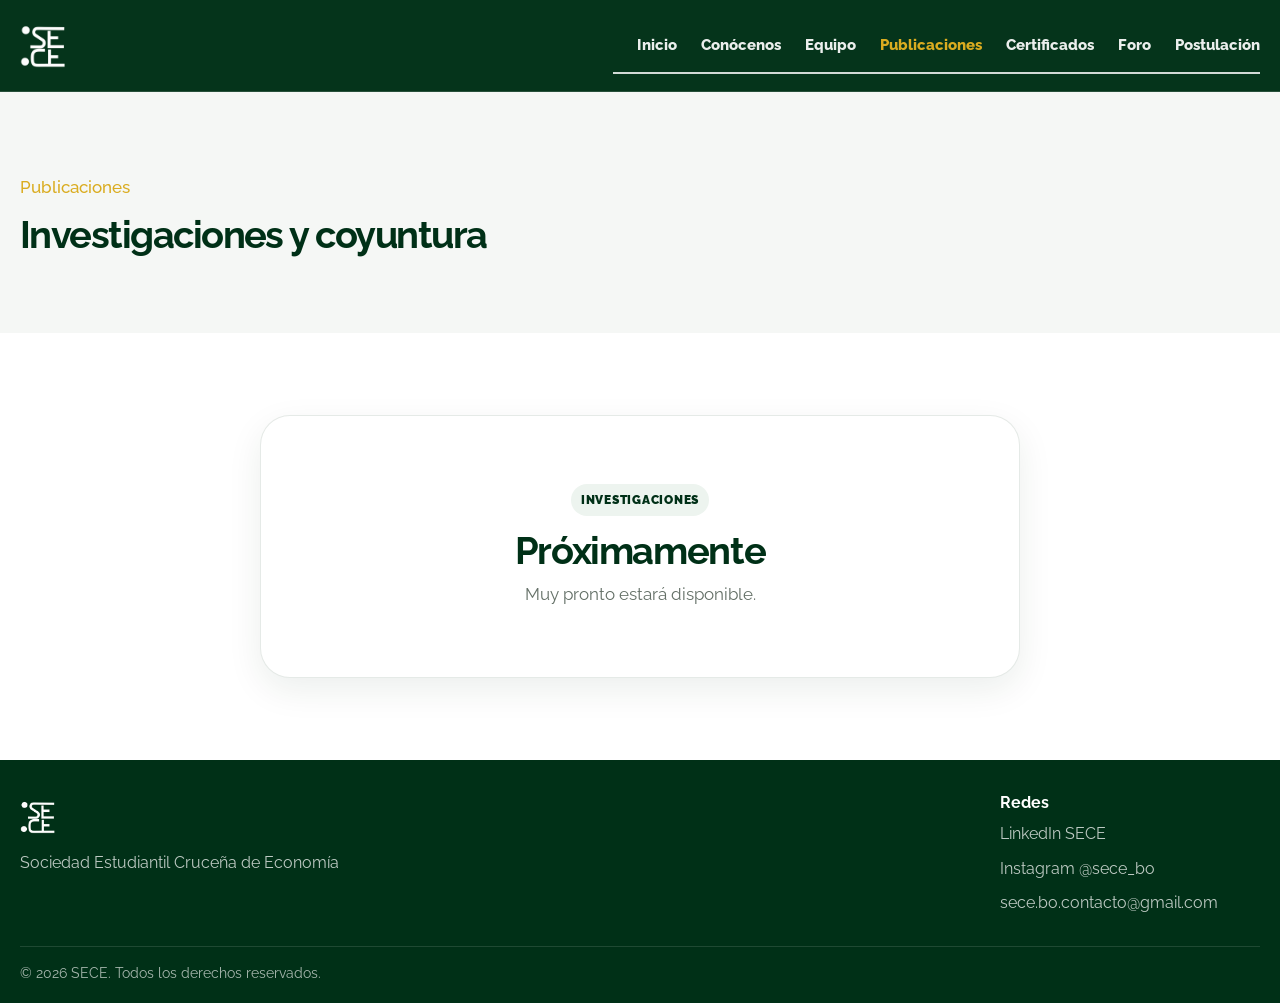
<file: publications.html>
<!DOCTYPE html>
<html lang="es">
<head>
  <meta charset="UTF-8" />
  <meta name="viewport" content="width=device-width, initial-scale=1.0" />
  <meta name="theme-color" content="#003017" />
  <link rel="icon" href="img/logo-optimized.png" type="image/png" />
  <meta name="description" content="Publicaciones, investigación y actividad editorial de SECE." />
  <title>Publicaciones | SECE</title>
  <link rel="preconnect" href="https://fonts.googleapis.com" />
  <link rel="preconnect" href="https://fonts.gstatic.com" crossorigin />
  <link href="https://fonts.googleapis.com/css2?family=Raleway:wght@300;400;500;600;700;800;900&amp;display=swap" rel="stylesheet" />
  <link rel="stylesheet" href="css/style.css" />
</head>
<body class="inner-page">
<a class="skip-link" href="#contenido">Saltar al contenido</a>
  <header class="site-header" id="siteHeader">
    <div class="container nav-shell">
      <a class="brand" href="index.html" aria-label="Ir al inicio de SECE">
        <img src="img/logo-optimized.png" alt="Logo SECE" class="brand-logo" width="240" height="300" decoding="async" fetchpriority="high" />
        <span class="brand-text"></span>
      </a>
      <button class="menu-toggle" id="menuToggle" aria-label="Abrir menú" aria-expanded="false" aria-controls="mainNav"><span></span><span></span><span></span></button>
      <nav class="main-nav" id="mainNav" aria-label="Navegación principal">
        <a href="index.html" class=" ">Inicio</a>
        <a href="about.html" class=" ">Conócenos</a>
        <a href="team.html" class=" ">Equipo</a>
        <a href="publications.html" class="active ">Publicaciones</a>
        <a href="certificates.html" class=" ">Certificados</a>
        <a href="forum.html" class=" ">Foro</a>
        <a href="postulacion.html" class=" nav-cta">Postulación</a>
      </nav>
    </div>
  </header>
  <main id="contenido">
    <section class="page-hero"><div class="container"><div class="breadcrumb">Publicaciones</div><h1>Investigaciones y coyuntura</h1></div></section>
    <section class="section reveal">
      <div class="container publication-placeholder">
        <article class="publication-soon-card">
          <span class="tag">Investigaciones</span>
          <h2>Próximamente</h2>
          <p>Muy pronto estará disponible.</p>
        </article>
      </div>
    </section>
  </main>
  <footer class="site-footer">
    <div class="container footer-grid footer-custom">
      <div class="footer-brand-block">
        <img src="img/logo-optimized.png" alt="Logo SECE" class="footer-logo" width="240" height="300" loading="lazy" decoding="async" />
        <p>Sociedad Estudiantil Cruceña de Economía</p>
      </div>
      <div class="footer-social-block">
        <h3>Redes</h3>
        <a href="https://www.linkedin.com/company/secebo/" target="_blank" rel="noopener">LinkedIn SECE</a>
        <a href="https://www.instagram.com/sece_bo/" target="_blank" rel="noopener">Instagram @sece_bo</a>
        <a href="mailto:sece.bo.contacto@gmail.com">sece.bo.contacto@gmail.com</a>
      </div>
    </div>
    <div class="container footer-bottom">
      <span>© 2026 SECE. Todos los derechos reservados.</span>
    </div>
  </footer>
  <script src="js/main.js" defer></script>
</body>
</html>
</file>
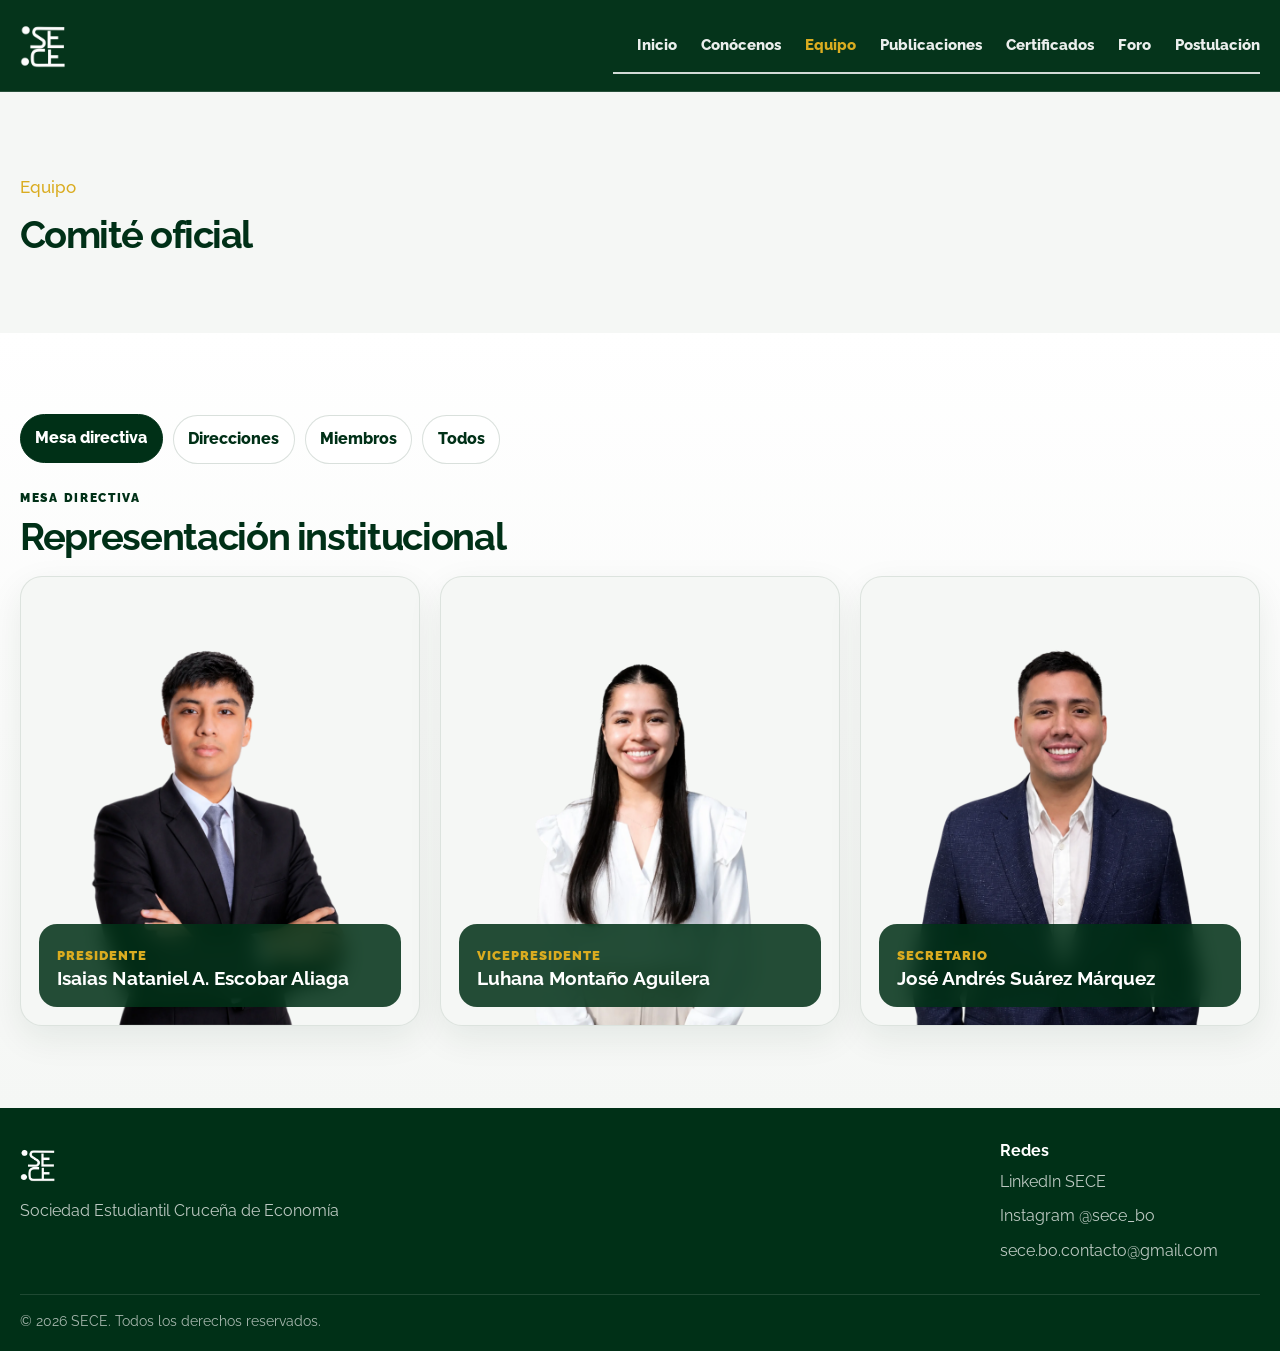
<file: team.html>
<!DOCTYPE html>
<html lang="es">
<head>
  <meta charset="UTF-8" />
  <meta name="viewport" content="width=device-width, initial-scale=1.0" />
  <meta name="theme-color" content="#003017" />
  <link rel="icon" href="img/logo-optimized.png" type="image/png" />
  <meta name="description" content="Equipo de trabajo y estructura directiva de SECE." />
  <title>Equipo | SECE</title>
  <link rel="preconnect" href="https://fonts.googleapis.com" />
  <link rel="preconnect" href="https://fonts.gstatic.com" crossorigin />
  <link href="https://fonts.googleapis.com/css2?family=Raleway:wght@300;400;500;600;700;800;900&amp;display=swap" rel="stylesheet" />
  <link rel="stylesheet" href="css/style.css" />
</head>
<body class="inner-page">
<a class="skip-link" href="#contenido">Saltar al contenido</a>
  <header class="site-header" id="siteHeader">
    <div class="container nav-shell">
      <a class="brand" href="index.html" aria-label="Ir al inicio de SECE">
        <img src="img/logo-optimized.png" alt="Logo SECE" class="brand-logo" width="240" height="300" decoding="async" fetchpriority="high" />
        <span class="brand-text"></span>
      </a>
      <button class="menu-toggle" id="menuToggle" aria-label="Abrir menú" aria-expanded="false" aria-controls="mainNav"><span></span><span></span><span></span></button>
      <nav class="main-nav" id="mainNav" aria-label="Navegación principal">
        <a href="index.html" class=" ">Inicio</a>
        <a href="about.html" class=" ">Conócenos</a>
        <a href="team.html" class="active ">Equipo</a>
        <a href="publications.html" class=" ">Publicaciones</a>
        <a href="certificates.html" class=" ">Certificados</a>
        <a href="forum.html" class=" ">Foro</a>
        <a href="postulacion.html" class=" nav-cta">Postulación</a>
      </nav>
    </div>
  </header>
  <main id="contenido">
    <section class="page-hero"><div class="container"><div class="breadcrumb">Equipo</div><h1>Comité oficial</h1></div></section>
    <section class="section reveal team-section">
      <div class="container team-tools">
        <div class="filter-group">
          <button class="filter-btn active" data-filter="directiva">Mesa directiva</button>
          <button class="filter-btn" data-filter="direcciones">Direcciones</button>
          <button class="filter-btn" data-filter="miembros">Miembros</button>
          <button class="filter-btn" data-filter="all">Todos</button>
        </div>
      </div>

      <div class="team-groups">
        <section class="team-group" data-filter-group="directiva">
          <div class="container section-head team-group-head">
            <div>
              <p class="eyebrow">Mesa directiva</p>
              <h2>Representación institucional</h2>
            </div>
          </div>
          <div class="container team-grid">
            <article class="member-card" data-category="directiva">
              <img src="img/team/pres.webp" alt="Isaias Nataniel A. Escobar Aliaga" loading="lazy" decoding="async" />
              <a href="https://linkedin.com/in/isaiasnatescobar" target="_blank" rel="noopener" class="linkedin-link linkedin-badge" aria-label="LinkedIn de Isaias Nataniel A. Escobar Aliaga"><img src="img/icons/linkedin.png" alt="LinkedIn" width="96" height="96" loading="lazy" decoding="async" /></a>
              <div class="member-base"><span>Presidente</span><h3>Isaias Nataniel A. Escobar Aliaga</h3></div>
              <div class="member-hover"><span>Presidente</span><h3>Isaias Nataniel A. Escobar Aliaga</h3><p>Representación institucional, coordinación estratégica y seguimiento general de SECE.</p></div>
            </article>
            <article class="member-card" data-category="directiva">
              <img src="img/team/vice.webp" alt="Luhana Montaño Aguilera" loading="lazy" decoding="async" />
              <a href="https://www.linkedin.com/in/luhana-montano-aguilera" target="_blank" rel="noopener" class="linkedin-link linkedin-badge" aria-label="LinkedIn de Luhana Montaño Aguilera"><img src="img/icons/linkedin.png" alt="LinkedIn" width="96" height="96" loading="lazy" decoding="async" /></a>
              <div class="member-base"><span>Vicepresidente</span><h3>Luhana Montaño Aguilera</h3></div>
              <div class="member-hover"><span>Vicepresidente</span><h3>Luhana Montaño Aguilera</h3><p>Acompañamiento directivo, articulación interna y apoyo a las áreas de trabajo.</p></div>
            </article>
            <article class="member-card" data-category="directiva">
              <img src="img/team/secr.webp" alt="José Andrés Suárez Márquez" loading="lazy" decoding="async" />
              <a href="https://linkedin.com/in/jasuarez901" target="_blank" rel="noopener" class="linkedin-link linkedin-badge" aria-label="LinkedIn de José Andrés Suárez Márquez"><img src="img/icons/linkedin.png" alt="LinkedIn" width="96" height="96" loading="lazy" decoding="async" /></a>
              <div class="member-base"><span>Secretario</span><h3>José Andrés Suárez Márquez</h3></div>
              <div class="member-hover"><span>Secretario</span><h3>José Andrés Suárez Márquez</h3><p>Organización interna, documentación y coordinación operativa de la sociedad.</p></div>
            </article>
          </div>
        </section>

        <section class="team-group" data-filter-group="direcciones">
          <div class="container section-head team-group-head">
            <div>
              <p class="eyebrow">Direcciones</p>
              <h2>Coordinación de áreas</h2>
            </div>
          </div>
          <div class="container team-grid">
            <article class="member-card" data-category="direcciones">
              <img src="img/team/inve.webp" alt="Juan Pablo Barrancos Rojas" loading="lazy" decoding="async" />
              <a href="https://linkedin.com/in/juan-pablo-barrancos-rojas" target="_blank" rel="noopener" class="linkedin-link linkedin-badge" aria-label="LinkedIn de Juan Pablo Barrancos Rojas"><img src="img/icons/linkedin.png" alt="LinkedIn" width="96" height="96" loading="lazy" decoding="async" /></a>
              <div class="member-base"><span>Director de Investigación</span><h3>Juan Pablo Barrancos Rojas</h3></div>
              <div class="member-hover"><span>Director de Investigación</span><h3>Juan Pablo Barrancos Rojas</h3><p>Dirección de líneas académicas, investigación aplicada y análisis institucional.</p></div>
            </article>
            <article class="member-card" data-category="direcciones">
              <img src="img/team/anal.webp" alt="Andrés Viruez Velasco" loading="lazy" decoding="async" />
              <a href="https://linkedin.com/in/andres-viruez-v-5633bb265" target="_blank" rel="noopener" class="linkedin-link linkedin-badge" aria-label="LinkedIn de Andrés Viruez Velasco"><img src="img/icons/linkedin.png" alt="LinkedIn" width="96" height="96" loading="lazy" decoding="async" /></a>
              <div class="member-base"><span>Director de Análisis</span><h3>Andrés Viruez Velasco</h3></div>
              <div class="member-hover"><span>Director de Análisis</span><h3>Andrés Viruez Velasco</h3><p>Impulso de análisis, revisión metodológica y contenido académico.</p></div>
            </article>
            <article class="member-card" data-category="direcciones">
              <img src="img/team/even.webp" alt="Carlo Mateo Guidi" loading="lazy" decoding="async" />
              <div class="member-base"><span>Director de Eventos</span><h3>Carlo Mateo Guidi</h3></div>
              <div class="member-hover"><span>Director de Eventos</span><h3>Carlo Mateo Guidi</h3><p>Coordinación de actividades, tertulias y espacios de encuentro institucional.</p></div>
            </article>
            <article class="member-card" data-category="direcciones">
              <img src="img/team/edit.webp" alt="Ibhar C. Beramendi Illanes" loading="lazy" decoding="async" />
              <a href="https://www.linkedin.com/in/icbi1/" target="_blank" rel="noopener" class="linkedin-link linkedin-badge" aria-label="LinkedIn de Ibhar C. Beramendi Illanes"><img src="img/icons/linkedin.png" alt="LinkedIn" width="96" height="96" loading="lazy" decoding="async" /></a>
              <div class="member-base"><span>Director de Editorial</span><h3>Ibhar C. Beramendi Illanes</h3></div>
              <div class="member-hover"><span>Director de Editorial</span><h3>Ibhar C. Beramendi Illanes</h3><p>Dirección editorial, revisión institucional y acompañamiento de publicaciones.</p></div>
            </article>
            <article class="member-card" data-category="direcciones">
              <img src="img/team/codi.webp" alt="Natalia Puch Melgar" loading="lazy" decoding="async" />
              <a href="https://www.linkedin.com/in/nataliapuch" target="_blank" rel="noopener" class="linkedin-link linkedin-badge" aria-label="LinkedIn de Natalia Puch Melgar"><img src="img/icons/linkedin.png" alt="LinkedIn" width="96" height="96" loading="lazy" decoding="async" /></a>
              <div class="member-base"><span>Subdirector Editorial</span><h3>Natalia Puch Melgar</h3></div>
              <div class="member-hover"><span>Subdirector Editorial</span><h3>Natalia Puch Melgar</h3><p>Apoyo editorial, curaduría de contenidos y seguimiento de publicaciones.</p></div>
            </article>
            <article class="member-card" data-category="direcciones">
              <img src="img/team/rede.webp" alt="Paola Vargas" loading="lazy" decoding="async" />
              <div class="member-base"><span>Director de Redes</span><h3>Paola Vargas</h3></div>
              <div class="member-hover"><span>Director de Redes</span><h3>Paola Vargas</h3><p>Coordinación de comunicación digital, redes sociales y presencia institucional de SECE.</p></div>
            </article>
          </div>
        </section>

        <section class="team-group" data-filter-group="miembros">
          <div class="container section-head team-group-head">
            <div>
              <p class="eyebrow">Miembros</p>
              <h2>Equipo de trabajo</h2>
            </div>
          </div>
          <div class="container team-member-list">
            <article class="team-member-card" data-category="miembros">
              <div>
                <h3>Natalia Mita Torrejón</h3>
                <span>Eventos</span>
              </div>
              <a href="https://www.linkedin.com/in/nataliamita" target="_blank" rel="noopener" aria-label="LinkedIn de Natalia Mita Torrejón"><img src="img/icons/linkedin.png" alt="" width="96" height="96" loading="lazy" decoding="async" /></a>
            </article>
            <article class="team-member-card" data-category="miembros">
              <div>
                <h3>Sebastián Aquino Tomianovic</h3>
                <span>Eventos</span>
              </div>
              <a href="https://www.linkedin.com/in/sebastianaquinot" target="_blank" rel="noopener" aria-label="LinkedIn de Sebastián Aquino Tomianovic"><img src="img/icons/linkedin.png" alt="" width="96" height="96" loading="lazy" decoding="async" /></a>
            </article>
            <article class="team-member-card" data-category="miembros">
              <div>
                <h3>Catalina Isabel Calderón Carvajal</h3>
                <span>Investigación y Análisis</span>
              </div>
              <a href="https://www.linkedin.com/in/catalina-isabel-calderon-carvajal" target="_blank" rel="noopener" aria-label="LinkedIn de Catalina Isabel Calderón Carvajal"><img src="img/icons/linkedin.png" alt="" width="96" height="96" loading="lazy" decoding="async" /></a>
            </article>
            <article class="team-member-card" data-category="miembros">
              <div>
                <h3>Edgar Arturo Veliz Ochoa</h3>
                <span>Investigación y Análisis</span>
              </div>
              <a href="https://www.linkedin.com/in/arturo-veliz-ochoa" target="_blank" rel="noopener" aria-label="LinkedIn de Edgar Arturo Veliz Ochoa"><img src="img/icons/linkedin.png" alt="" width="96" height="96" loading="lazy" decoding="async" /></a>
            </article>
            <article class="team-member-card" data-category="miembros">
              <div>
                <h3>Mary Zharick Añez Lopez</h3>
                <span>Investigación y Análisis</span>
              </div>
              <a href="https://linkedin.com/in/mary-zharick-a-l" target="_blank" rel="noopener" aria-label="LinkedIn de Mary Zharick Añez Lopez"><img src="img/icons/linkedin.png" alt="" width="96" height="96" loading="lazy" decoding="async" /></a>
            </article>
            <article class="team-member-card" data-category="miembros">
              <div>
                <h3>Mateo Ricardo Torres Eguez</h3>
                <span>Investigación y Análisis</span>
              </div>
              <a href="https://www.linkedin.com/in/mateo-torres-ab02822b7/" target="_blank" rel="noopener" aria-label="LinkedIn de Mateo Ricardo Torres Eguez"><img src="img/icons/linkedin.png" alt="" width="96" height="96" loading="lazy" decoding="async" /></a>
            </article>
          </div>
        </section>
      </div>
    </section>
  </main>
  <footer class="site-footer">
    <div class="container footer-grid footer-custom">
      <div class="footer-brand-block">
        <img src="img/logo-optimized.png" alt="Logo SECE" class="footer-logo" width="240" height="300" loading="lazy" decoding="async" />
        <p>Sociedad Estudiantil Cruceña de Economía</p>
      </div>
      <div class="footer-social-block">
        <h3>Redes</h3>
        <a href="https://www.linkedin.com/company/secebo/" target="_blank" rel="noopener">LinkedIn SECE</a>
        <a href="https://www.instagram.com/sece_bo/" target="_blank" rel="noopener">Instagram @sece_bo</a>
        <a href="mailto:sece.bo.contacto@gmail.com">sece.bo.contacto@gmail.com</a>
      </div>
    </div>
    <div class="container footer-bottom">
      <span>© 2026 SECE. Todos los derechos reservados.</span>
    </div>
  </footer>
  <script src="js/main.js" defer></script>
</body>
</html>
</file>
<file: css/style.css>
/*
  SECE v4 — Identidad institucional sobria
  Paleta principal:
  - Verde institucional: #003017
  - Blanco: #FFFFFF
  - Dorado acento: #DAAC20
  - Gris oscuro: #1F1F1F
  - Gris claro: #D9D9D9

  Logo: usar versión blanca en PNG transparente o SVG.
*/

:root {
  --green: #003017;
  --green-2: #064024;
  --green-3: #0d5732;
  --white: #ffffff;
  --gold: #DAAC20;
  --ink: #1F1F1F;
  --muted: #647067;
  --line: #D9D9D9;
  --soft: #f5f7f5;
  --soft-green: #edf4ef;
  --shadow: 0 18px 55px rgba(0, 48, 23, .12);
  --shadow-soft: 0 12px 35px rgba(0, 48, 23, .08);
  --radius: 22px;
  --radius-sm: 14px;
  --container: 1180px;
  --header-height: 76px;
  --title-font: "Aileron", "Raleway", Arial, sans-serif;
  --body-font: "Raleway", system-ui, -apple-system, Segoe UI, sans-serif;
}

* { box-sizing: border-box; }
html { scroll-behavior: smooth; }
body {
  margin: 0;
  font-family: var(--body-font);
  color: var(--ink);
  background: var(--white);
  line-height: 1.65;
  overflow-x: hidden;
}

img { max-width: 100%; height: auto; display: block; }
a { color: inherit; text-decoration: none; }
button, input, textarea, select { font: inherit; }
button, a, input, textarea, select { -webkit-tap-highlight-color: transparent; }
button { touch-action: manipulation; }

:focus-visible {
  outline: 3px solid rgba(218, 172, 32, .95);
  outline-offset: 4px;
}

.sr-only {
  position: absolute;
  width: 1px;
  height: 1px;
  padding: 0;
  margin: -1px;
  overflow: hidden;
  clip: rect(0, 0, 0, 0);
  white-space: nowrap;
  border: 0;
}

.container {
  width: min(calc(100% - 40px), var(--container));
  margin-inline: auto;
}

.skip-link {
  position: absolute;
  left: -999px;
  top: 12px;
  background: var(--gold);
  color: var(--green);
  padding: .7rem 1rem;
  z-index: 9999;
  border-radius: 999px;
  font-weight: 800;
}
.skip-link:focus { left: 12px; }

/* Header institucional */
.site-header {
  position: sticky;
  top: 0;
  z-index: 1000;
  height: var(--header-height);
  background: rgba(0, 48, 23, .96);
  backdrop-filter: blur(18px);
  -webkit-backdrop-filter: blur(18px);
  border-bottom: 1px solid rgba(255,255,255,.12);
}
.nav-shell {
  height: 100%;
  display: flex;
  align-items: center;
  justify-content: space-between;
  gap: 24px;
}
.brand {
  display: flex;
  align-items: center;
  gap: 12px;
  min-width: 130px;
}
.brand-logo {
  height: 42px;
  width: auto;
  object-fit: contain;
}
.brand-text {
  color: var(--white);
  font-family: var(--title-font);
  font-weight: 800;
  letter-spacing: .11em;
  font-size: .92rem;
}
.main-nav {
  display: flex;
  align-items: center;
  gap: 3px;
}
.main-nav a {
  color: rgba(255,255,255,.82);
  padding: .7rem .78rem;
  border-radius: 999px;
  font-size: .91rem;
  font-weight: 700;
  transition: background .2s ease, color .2s ease, transform .2s ease;
}
.main-nav a:hover, .main-nav a.active {
  color: var(--white);
  background: rgba(255,255,255,.1);
  transform: translateY(-1px);
}
.nav-cta {
  background: var(--white) !important;
  color: var(--green) !important;
  border: 1px solid rgba(255,255,255,.18);
}
.nav-cta:hover { background: var(--gold) !important; }
.menu-toggle {
  display: none;
  width: 42px;
  height: 42px;
  border-radius: 12px;
  border: 1px solid rgba(255,255,255,.18);
  background: transparent;
  cursor: pointer;
  align-items: center;
  justify-content: center;
  flex-direction: column;
  gap: 5px;
}
.menu-toggle span {
  display: block;
  width: 19px;
  height: 2px;
  background: var(--white);
  border-radius: 2px;
}

/* Botones */
.btn {
  display: inline-flex;
  align-items: center;
  justify-content: center;
  gap: .55rem;
  border: 1px solid transparent;
  border-radius: 999px;
  padding: .86rem 1.22rem;
  font-weight: 800;
  letter-spacing: .01em;
  cursor: pointer;
  transition: transform .22s ease, box-shadow .22s ease, background .22s ease, color .22s ease, border .22s ease;
}
.btn:hover { transform: translateY(-2px); box-shadow: var(--shadow-soft); }
.btn-primary { background: var(--green); color: var(--white); }
.btn-primary:hover { background: var(--green-2); }
.btn-light { background: var(--white); color: var(--green); }
.btn-light:hover { background: var(--gold); }
.btn-ghost { background: transparent; color: var(--white); border-color: rgba(255,255,255,.38); }
.btn-outline { background: transparent; color: var(--green); border-color: rgba(0,48,23,.22); }
.btn-outline:hover { background: var(--green); color: var(--white); }
.btn-small { padding: .68rem 1rem; font-size: .9rem; }

/* Tipografía */
.eyebrow {
  color: var(--green);
  font-size: .76rem;
  font-weight: 900;
  letter-spacing: .14em;
  text-transform: uppercase;
  margin: 0 0 .55rem;
}
.dark .eyebrow, .hero .eyebrow { color: var(--gold); }
h1, h2, h3, h4 { font-family: var(--title-font); margin: 0; color: var(--green); line-height: 1.08; }
h1 { font-size: clamp(2.15rem, 4.8vw, 3.7rem); letter-spacing: -.045em; }
h2 { font-size: clamp(1.75rem, 3vw, 2.65rem); letter-spacing: -.035em; }
h3 { font-size: clamp(1.12rem, 1.6vw, 1.45rem); }
p { margin: 0; }
.lead { font-size: .98rem; color: var(--muted); max-width: 680px; }

.section { padding: clamp(54px, 7vw, 82px) 0; }
.section-tight { padding: 54px 0; }
.section-head {
  display: flex;
  align-items: end;
  justify-content: space-between;
  gap: clamp(16px, 2.5vw, 28px);
  margin-bottom: 30px;
}
.section-head p:not(.eyebrow) { max-width: 520px; color: var(--muted); }

/* Hero sin burbujas: imagen institucional + overlay */
.hero {
  min-height: calc(100svh - var(--header-height));
  position: relative;
  display: grid;
  place-items: center;
  color: var(--white);
  background:
    linear-gradient(90deg, rgba(0,48,23,.96) 0%, rgba(0,48,23,.86) 48%, rgba(0,48,23,.48) 100%),
    url('../img/hero/hero.webp') center/cover no-repeat;
  overflow: hidden;
}
/* Imagen hero sugerida: 1920x1080 px (16:9). */
.hero::after {
  content: "";
  position: absolute;
  inset: auto 0 0;
  height: 150px;
  background: linear-gradient(to bottom, rgba(255,255,255,0), var(--white));
  pointer-events: none;
}
.hero-inner {
  position: relative;
  z-index: 2;
  display: grid;
  grid-template-columns: minmax(0, 1.05fr) minmax(310px, .75fr);
  gap: 44px;
  align-items: center;
  padding: 76px 0 90px;
}
.hero h1, .hero .lead { color: var(--white); }
.hero .lead { color: rgba(255,255,255,.82); font-size: clamp(1rem, 1.5vw, 1.18rem); }
.hero-actions { display: flex; flex-wrap: wrap; gap: 12px; margin-top: 28px; }
.hero-meta {
  display: flex;
  flex-wrap: wrap;
  gap: 10px;
  margin-top: 34px;
}
.meta-pill {
  border: 1px solid rgba(255,255,255,.2);
  color: rgba(255,255,255,.85);
  padding: .58rem .85rem;
  border-radius: 999px;
  background: rgba(255,255,255,.06);
  backdrop-filter: blur(12px);
  -webkit-backdrop-filter: blur(12px);
  font-size: .88rem;
  font-weight: 700;
}
.hero-panel {
  background: rgba(255,255,255,.95);
  color: var(--ink);
  border-radius: calc(var(--radius) + 8px);
  padding: 26px;
  box-shadow: var(--shadow);
  border: 1px solid rgba(255,255,255,.25);
}
.panel-header {
  display: flex;
  justify-content: space-between;
  align-items: center;
  padding-bottom: 18px;
  border-bottom: 1px solid var(--line);
  margin-bottom: 20px;
}
.panel-header span { color: var(--muted); font-weight: 800; font-size: .85rem; }
.panel-badge { color: var(--green) !important; background: var(--soft-green); padding: .4rem .65rem; border-radius: 999px; }
.hero-panel h2 { font-size: 1.55rem; margin-bottom: 14px; }
.panel-list { display: grid; gap: 12px; margin-top: 20px; }
.panel-item {
  display: flex; align-items: center; justify-content: space-between; gap: 16px;
  padding: 13px 0; border-top: 1px solid rgba(217,217,217,.7);
}
.panel-item strong { color: var(--green); }
.panel-item span { color: var(--muted); font-size: .9rem; }

/* tarjetas y grids */
.quick-grid { display: grid; grid-template-columns: repeat(4, 1fr); gap: clamp(12px, 2vw, 18px); margin-top: 40px; position: relative; z-index: 5; }
.quick-card {
  background: var(--white);
  padding: 24px;
  border: 1px solid rgba(0,48,23,.12);
  border-radius: var(--radius);
  box-shadow: var(--shadow-soft);
  transition: transform .25s ease, border .25s ease;
}
.quick-card:hover { transform: translateY(-7px); border-color: rgba(218,172,32,.65); }
.quick-card span { display: inline-block; color: var(--gold); font-weight: 900; margin-bottom: 12px; }
.quick-card p { color: var(--muted); font-size: .94rem; margin-top: 8px; }

.split {
  display: grid;
  grid-template-columns: .9fr 1.1fr;
  gap: 52px;
  align-items: center;
}
.image-frame {
  border-radius: calc(var(--radius) + 10px);
  overflow: hidden;
  box-shadow: var(--shadow);
  border: 1px solid rgba(0,48,23,.1);
  position: relative;
}
.image-frame::after {
  content:""; position:absolute; inset:18px; border:1px solid rgba(255,255,255,.55); border-radius: 20px; pointer-events:none;
}
.image-frame img { width: 100%; aspect-ratio: 4 / 3; object-fit: cover; }
.text-card {
  background: var(--soft);
  border: 1px solid rgba(0,48,23,.08);
  border-radius: var(--radius);
  padding: 28px;
}
.text-card p + p { margin-top: 12px; }

.dark-band { background: var(--green); color: var(--white); margin-bottom: 70px;  }
.dark-band h2, .dark-band h3 { color: var(--white); }
.dark-band .lead, .dark-band p { color: rgba(255,255,255,.78); }
.dark-band .eyebrow { color: var(--gold); }
.action-grid { display: grid; grid-template-columns: repeat(3, minmax(0, 1fr)); gap: clamp(12px, 2.5vw, 22px); margin-top: 18px; max-width: 1000px; margin-inline: auto; }
.action-card {
  padding: 24px;
  background: rgba(255,255,255,.07);
  border: 1px solid rgba(255,255,255,.18);
  border-radius: var(--radius);
  min-height: 150px;
  transition: transform .25s ease, background .25s ease;
}
.action-card:hover { transform: translateY(-6px); background: rgba(255,255,255,.09); }
.action-card .number { color: var(--gold); font-weight: 900; display: block; margin-bottom: 34px; }

.news-layout { display: grid; grid-template-columns: 1.2fr .8fr; gap: 24px; }
.feature-card, .agenda-card, .publication-card, .form-card, .info-card, .certificate-card, .topic-card {
  background: var(--white);
  border: 1px solid rgba(0,48,23,.10);
  border-radius: var(--radius);
  box-shadow: var(--shadow-soft);
  overflow: hidden;
}
.news-carousel { position: relative; overflow: hidden; min-height: 470px; }
.news-slide { display: none; }
.news-slide.active { display: block; animation: fadeSlide .35s ease both; }
.news-slide img { width: 100%; aspect-ratio: 16/8.4; object-fit: cover; }
.news-body { padding: 28px; }
.tag { display: inline-flex; align-items:center; border-radius: 999px; padding: .35rem .64rem; background: var(--soft-green); color: var(--green); font-size: .76rem; font-weight: 900; text-transform: uppercase; letter-spacing: .06em; }
.news-body h3 { margin: 12px 0 10px; font-size: 1.55rem; }
.news-body p { color: var(--muted); }
.carousel-controls { display: flex; gap: 10px; }
.icon-btn {
  border: 1px solid rgba(0,48,23,.18);
  background: var(--white);
  color: var(--green);
  width: 42px; height: 42px;
  border-radius: 999px;
  cursor: pointer;
  font-weight: 900;
  transition: transform .22s ease, background .22s ease;
}
.icon-btn:hover { transform: translateY(-2px); background: var(--green); color: var(--white); }
.agenda-card { padding: 26px; }
.agenda-list { display: grid; gap: 16px; margin-top: 18px; }
.agenda-item { display: grid; grid-template-columns: 70px 1fr; gap: 16px; padding-top: 16px; border-top: 1px solid rgba(0,48,23,.1); }
.date-box { background: var(--green); color: var(--white); border-radius: 16px; padding: .72rem .4rem; text-align: center; font-weight: 900; line-height: 1.1; }
.date-box small { display:block; color: var(--gold); font-size: .72rem; }
.agenda-item strong { color: var(--green); display:block; }
.agenda-item span { color: var(--muted); font-size: .9rem; }

.stats-grid { display: grid; grid-template-columns: repeat(4, 1fr); gap: 18px; }
.stat-card { padding: 28px; border-top: 3px solid var(--gold); background: var(--soft); border-radius: var(--radius); }
.stat-card strong { display:block; color: var(--green); font-size: clamp(1.8rem, 4vw, 3rem); line-height: 1; letter-spacing: -.04em; }
.stat-card span { color: var(--muted); font-weight: 700; }

.cta-panel {
  background: linear-gradient(135deg, var(--green), var(--green-2));
  color: var(--white);
  padding: 42px;
  border-radius: calc(var(--radius) + 10px);
  display: flex;
  justify-content: space-between;
  gap: 30px;
  align-items: center;
  box-shadow: var(--shadow);
  position: relative;
  overflow: hidden;
}
.cta-panel::after { content:""; position:absolute; inset:auto 0 0; height: 5px; background: var(--gold); }
.cta-panel h2, .cta-panel p { color: var(--white); }
.cta-panel p { color: rgba(255,255,255,.77); max-width: 660px; margin-top: 10px; }

/* Páginas internas */
.page-hero {
  background: var(--green);
  color: var(--white);
  padding: 46px 0 54px;
  position: relative;
  overflow: hidden;
}
.page-hero::before {
  content:"";
  position:absolute;
  inset:0;
  background: linear-gradient(120deg, rgba(255,255,255,.08), transparent 45%), url('../img/hero/hero.webp') right center/auto 100% no-repeat;
  opacity: .55;
}
.page-hero .container { position: relative; z-index: 2; }
.page-hero h1 { color: var(--white); font-size: clamp(1.8rem, 3vw, 3.1rem) !important; max-width: 1100px; line-height: 1.08; letter-spacing: -0.035em; }
.page-hero p { color: rgba(255,255,255,.8); max-width: 700px; margin-top: 14px; }
.breadcrumb { color: var(--gold); font-weight: 900; text-transform: uppercase; letter-spacing: .12em; font-size: .75rem; margin-bottom: 12px; }

.card-grid-2 { display:grid; grid-template-columns: repeat(2, 1fr); gap: clamp(14px, 2.5vw, 20px); }
.card-grid-3 { display:grid; grid-template-columns: repeat(3, 1fr); gap: clamp(14px, 2.5vw, 20px); }
.value-card, .mv-card {
  padding: 30px;
  border-radius: var(--radius);
  border: 1px solid rgba(0,48,23,.1);
  background: var(--white);
  box-shadow: var(--shadow-soft);
}
.mv-card { display:grid; grid-template-columns: 1fr 160px; gap: 24px; align-items:center; }
.mv-icon { width: 120px; height:120px; border-radius: 34px; background: var(--soft-green); display:grid; place-items:center; color: var(--green); font-size: 2.2rem; font-weight:900; border-bottom: 4px solid var(--gold); }
.value-card p, .mv-card p { color: var(--muted); margin-top: 10px; font-size: .95rem; }

/* Equipo */
.team-tools, .publication-tools {
  display: flex; gap: 12px; flex-wrap: wrap; align-items:center; justify-content: space-between; margin-bottom: 24px;
}
.filter-group { display:flex; gap: 10px; flex-wrap: wrap; }
.filter-btn {
  border: 1px solid rgba(0,48,23,.15);
  color: var(--green);
  background: var(--white);
  border-radius: 999px;
  padding: .62rem .9rem;
  font-weight: 800;
  cursor:pointer;
  transition: background .22s ease, color .22s ease, border-color .22s ease, transform .22s ease;
}
.filter-btn.active, .filter-btn:hover {
  background: var(--green);
  color: var(--white);
  border-color: var(--green);
  transform: translateY(-1px);
}
.search-input, .form-input, .form-select, .form-textarea {
  border: 1px solid rgba(0,48,23,.18);
  background: var(--white);
  border-radius: 14px;
  padding: .84rem 1rem;
  outline: none;
  transition: border .2s ease, box-shadow .2s ease;
}
.search-input:focus, .form-input:focus, .form-select:focus, .form-textarea:focus { border-color: var(--green); box-shadow: 0 0 0 4px rgba(0,48,23,.08); }
.team-section {
  background: linear-gradient(180deg, var(--white), var(--soft));
}
.team-groups {
  display: grid;
  gap: clamp(36px, 5vw, 58px);
}
.team-group[hidden] {
  display: none;
}
.team-group-head {
  margin-bottom: 18px;
}
.team-grid { display:grid; grid-template-columns: repeat(3, 1fr); gap: clamp(14px, 2.5vw, 20px); }
.member-card {
  position: relative;
  overflow: hidden;
  border-radius: var(--radius);
  min-height: 430px;
  background: var(--soft);
  border: 1px solid rgba(0,48,23,.1);
  box-shadow: var(--shadow-soft);
}
.member-card img { width:100%; height:100%; min-height:430px; object-fit: cover; transition: transform .45s ease; }
.member-card > img[src$=".svg"] {
  object-fit: contain;
  padding: 42px;
  background: linear-gradient(135deg, var(--soft-green), var(--white));
}
.member-base {
  position:absolute; left: 18px; right:18px; bottom:18px;
  padding: 18px;
  background: rgba(0,48,23,.86);
  color: var(--white);
  border-radius: 18px;
  backdrop-filter: blur(10px);
  -webkit-backdrop-filter: blur(10px);
  transition: transform .35s ease, opacity .35s ease;
}
.member-base h3 { color: var(--white); font-size: clamp(1rem, 1.5vw, 1.22rem); }
.member-base span { color: var(--gold); font-weight: 900; font-size:.8rem; text-transform:uppercase; letter-spacing:.08em; }
.member-hover {
  position:absolute; inset:0; padding: 28px; display:flex; flex-direction:column; justify-content:flex-end;
  background: linear-gradient(to top, rgba(0,48,23,.98), rgba(0,48,23,.52), rgba(0,48,23,.06));
  opacity:0; transform: translateY(12px); transition: opacity .32s ease, transform .32s ease;
  color: var(--white);
}
.member-hover h3 { color: var(--white); font-size: clamp(1.25rem, 2vw, 1.55rem); }
.member-hover span { color: var(--gold); font-weight: 900; font-size:.78rem; text-transform:uppercase; letter-spacing:.08em; }
.member-hover p { color: rgba(255,255,255,.82); margin-top: 8px; }
.member-card:hover > img,
.member-card:focus-within > img { transform: scale(1.05); }
.member-card:hover .member-hover,
.member-card:focus-within .member-hover { opacity:1; transform: translateY(0); }
.member-card:hover .member-base,
.member-card:focus-within .member-base { opacity:0; transform: translateY(18px); }
.team-member-list {
  display: grid;
  grid-template-columns: 1fr;
  gap: 12px;
  max-width: 980px;
}
.team-member-card {
  display: grid;
  grid-template-columns: minmax(0, 1fr) auto;
  align-items: center;
  gap: 18px;
  min-height: 0;
  padding: clamp(16px, 2.2vw, 22px) clamp(18px, 3vw, 28px);
  border-radius: 18px;
  border: 1px solid rgba(0,48,23,.10);
  background: var(--white);
  box-shadow: var(--shadow-soft);
  transition: transform .24s ease, border-color .24s ease, box-shadow .24s ease, background .24s ease;
}
.team-member-card:hover {
  transform: translateY(-2px);
  border-color: rgba(218,172,32,.34);
  box-shadow: 0 14px 32px rgba(0,48,23,.09);
}
.team-member-card h3 {
  font-size: clamp(1.02rem, 1.5vw, 1.2rem);
}
.team-member-card span {
  display: block;
  margin-top: 5px;
  color: var(--muted);
  font-size: .86rem;
  font-weight: 900;
  letter-spacing: .02em;
}
.team-member-card a {
  display: inline-grid;
  width: 42px;
  height: 42px;
  place-items: center;
  border-radius: 999px;
  border: 1px solid rgba(0,48,23,.12);
  background: var(--soft-green);
  transition: transform .2s ease, background .2s ease, border-color .2s ease;
}
.team-member-card a img {
  width: 22px;
  height: 22px;
  object-fit: contain;
}
.team-member-card a:hover {
  transform: translateY(-2px);
  background: var(--white);
  border-color: rgba(218,172,32,.45);
}

/* Publicaciones */
.publications-grid { display:grid; grid-template-columns: repeat(3, 1fr); gap: 20px; }
.publication-card { transition: transform .25s ease, border .25s ease; }
.publication-card:hover { transform: translateY(-6px); border-color: rgba(218,172,32,.75); }
.publication-card img { width:100%; aspect-ratio: 16/10; object-fit: cover; }
.pub-body { padding: 22px; }
.pub-body h3 { margin: 12px 0 8px; }
.pub-body p { color: var(--muted); font-size: .94rem; }
.pub-meta { display:flex; justify-content: space-between; align-items:center; gap:8px; margin-top:16px; color: var(--muted); font-size:.84rem; font-weight:700; }
.hidden-card { display:none !important; }

/* Certificados */
.certificate-layout { display:grid; grid-template-columns: .78fr 1.22fr; gap: 24px; align-items:start; }
.form-card, .certificate-card, .info-card { padding: 26px; }
.form-grid { display:grid; gap: 14px; }
.result-box { margin-top: 18px; padding: 18px; border-radius: 16px; background: var(--soft); border: 1px solid rgba(0,48,23,.1); display:none; }
.result-box.show { display:block; animation: fadeSlide .25s ease both; }
.cert-preview img { width:100%; border-radius: 18px; border: 1px solid rgba(0,48,23,.12); box-shadow: var(--shadow-soft); margin-top: 14px; }
.cert-preview {
  display: grid;
  align-content: start;
  gap: 10px;
  min-height: 0;
}
.cert-preview h2,
.cert-preview h3 {
  margin: 0;
}
.cert-preview .lead {
  margin: 0;
  max-width: 640px;
  line-height: 1.7;
}
.cert-preview img {
  margin-top: 8px;
}
.code-pill { display:inline-flex; padding:.4rem .7rem; border-radius: 999px; background: var(--soft-green); color: var(--green); font-weight: 900; margin-top: 10px; }

.topic-card { padding: 24px; }
.topic-card h3 { margin-bottom: 8px; }
.topic-card p { color: var(--muted); }
.section-head-compact { margin-bottom: 18px; }

/* Postulación */
.check-list { display:grid; gap: 12px; margin-top:18px; }
.check-item { display:flex; gap:12px; align-items:flex-start; color:var(--muted); }
.check-item::before { content:"✓"; color: var(--green); font-weight:900; }

/* Footer */
.site-footer {
  background: var(--green);
  color: var(--white);
  padding: 34px 0 18px;
}
.footer-grid { display:grid; grid-template-columns: 1.2fr .8fr .8fr .8fr; gap: 22px; }
.footer-logo { height: 46px; width:auto; margin-bottom: 10px; }
.site-footer h3 { color: var(--white); font-size: 1rem; margin-bottom: 10px; }
.site-footer p, .site-footer a { color: rgba(255,255,255,.74); }
.site-footer a { display:block; margin: 6px 0; transition: color .2s ease; }
.site-footer a:hover { color: var(--gold); }
.footer-bottom { margin-top: 22px; padding-top: 14px; border-top: 1px solid rgba(255,255,255,.12); display:flex; justify-content:space-between; gap: 16px; flex-wrap:wrap; font-size:.9rem; color: rgba(255,255,255,.65); }

/* Animaciones */
.reveal { opacity: 1; transform: none; }
.js .reveal { opacity: 0; transform: translateY(18px); transition: opacity .55s ease, transform .55s ease; }
.js .reveal.visible { opacity: 1; transform: translateY(0); }
@keyframes fadeSlide { from { opacity:0; transform: translateY(8px); } to { opacity:1; transform: translateY(0); } }

@supports not ((backdrop-filter: blur(1px)) or (-webkit-backdrop-filter: blur(1px))) {
  .site-header,
  .member-base,
  .meta-pill {
    backdrop-filter: none;
    -webkit-backdrop-filter: none;
  }
}

@media (max-width: 980px) {
  .menu-toggle { display:flex; }
  .main-nav {
    position:absolute; left: 20px; right:20px; top: calc(var(--header-height) + 10px);
    background: var(--green);
    border:1px solid rgba(255,255,255,.14);
    border-radius: 22px;
    box-shadow: var(--shadow);
    padding: 14px;
    display:none;
    flex-direction:column;
    align-items:stretch;
  }
  .main-nav.open { display:flex; }
  .main-nav a { border-radius: 14px; }
  .hero-inner, .split, .news-layout, .certificate-layout, .forum-layout { grid-template-columns: 1fr; }
  .quick-grid, .stats-grid { grid-template-columns: repeat(2, 1fr); }
  .team-grid, .publications-grid, .card-grid-3 { grid-template-columns: repeat(2, 1fr); }
  .footer-grid { grid-template-columns: 1fr 1fr; }
}
@media (max-width: 640px) {
  .container { width: min(calc(100% - 28px), var(--container)); }
  .section { padding: 46px 0; }
  .hero-inner { padding: 54px 0 80px; }
  .quick-grid, .stats-grid, .action-grid, .team-grid, .team-member-list, .publications-grid, .card-grid-2, .card-grid-3, .footer-grid { grid-template-columns: 1fr; }
  .section-head, .cta-panel { flex-direction:column; align-items:flex-start; }
  .mv-card { grid-template-columns: 1fr; }
  .member-card, .member-card img { min-height: 380px; }
  .brand-text { display:none; }
}
/* =========================================================
   Ajustes solicitados — interfaz tipo referencia manteniendo
   paleta SECE, transparencia e interacciones originales.
   ========================================================= */
:root { --header-height: 92px; --container: 1240px; }

.site-header {
  height: var(--header-height);
  background: rgba(0, 48, 23, .98);
  border-bottom: 1px solid rgba(255,255,255,.14);
}
.home-page .site-header {
  position: absolute;
  inset: 0 0 auto 0;
  background: transparent;
  backdrop-filter: none;
  border-bottom: none;
}
.nav-shell { gap: 32px; }
.brand { min-width: 150px; }
.brand-logo { height: 60px; }
.brand-text { font-size: 1rem; }
.main-nav {
  gap: 24px;
  border-bottom: 2px solid rgba(255,255,255,.82);
  padding: 0 0 0 24px;
}
.main-nav a {
  border-radius: 0;
  padding: 1rem 0 .9rem;
  background: transparent !important;
  color: rgba(255,255,255,.92);
  font-size: .96rem;
  font-weight: 800;
  text-transform: none;
}
.main-nav a:hover,
.main-nav a.active {
  color: var(--gold);
  background: transparent !important;
  transform: none;
}
.nav-cta {
  color: rgba(255,255,255,.92) !important;
  background: transparent !important;
  border: none !important;
}
.nav-cta:hover,
.nav-cta.active { color: var(--gold) !important; }

.home-page .hero {
  min-height: 100svh;
  background:
    linear-gradient(rgba(0, 48, 23, .64), rgba(0, 48, 23, .64)),
    url('../img/hero/hero.webp') center/cover no-repeat;
}
.home-page .hero::after { display: none; }
.hero-centered {
  min-height: 100svh;
  grid-template-columns: 1fr;
  place-items: center;
  text-align: center;
  padding: calc(var(--header-height) + 70px) 0 90px;
}
.hero-copy { width: min(100%, 980px); margin-inline: auto; }
.hero-line {
  width: min(820px, 100%);
  height: 2px;
  background: rgba(255,255,255,.86);
  margin: 0 auto 38px;
}
.home-page .hero h1 {
  color: var(--white);
  text-transform: uppercase;
  font-size: clamp(1.7rem, 4vw, 3.4rem);
  letter-spacing: -.035em;
  line-height: 1.05;
}
.hero-centered .hero-actions {
  justify-content: center;
  margin-top: 34px;
}

.page-hero {
  background: var(--soft);
  color: var(--green);
  padding: 82px 0 78px;
}
.page-hero::before {
  background: url('../img/logo-optimized.png') right center/auto 118% no-repeat;
  opacity: .09;
  filter: brightness(0) saturate(100%) invert(13%) sepia(28%) saturate(1064%) hue-rotate(95deg) brightness(87%) contrast(102%);
}
.page-hero h1 {
  color: var(--green);
  font-size: clamp(2.25rem, 5vw, 4.4rem);
  letter-spacing: -.04em;
}
.page-hero p { color: var(--muted); }
.breadcrumb {
  color: var(--gold);
  text-transform: none;
  letter-spacing: 0;
  font-size: 1.06rem;
  font-weight: 500;
}

.text-card .lead { margin-bottom: 14px; }
.check-item { color: var(--muted); }

@media (max-width: 1120px) {
  .main-nav { gap: 14px; }
  .main-nav a { font-size: .88rem; }
}
@media (max-width: 980px) {
  .main-nav {
    border-bottom: none;
    padding: 14px;
    gap: 0;
  }
  .main-nav a {
    border-radius: 14px;
    padding: .84rem .9rem;
  }
  .main-nav a:hover,
  .main-nav a.active {
    background: rgba(255,255,255,.10) !important;
    color: var(--white);
  }
  .home-page .main-nav { background: rgba(0,48,23,.98); }
}
@media (max-width: 640px) {
  :root { --header-height: 82px; }
  .brand-logo { height: 54px; }
  .hero-line { margin-bottom: 26px; }
  .home-page .hero h1 { font-size: clamp(2.2rem, 12vw, 3.4rem); }
}

@media (prefers-reduced-motion: reduce) {
  html { scroll-behavior: auto; }
  *,
  *::before,
  *::after {
    animation-duration: .01ms !important;
    animation-iteration-count: 1 !important;
    scroll-behavior: auto !important;
    transition-duration: .01ms !important;
  }
  .js .reveal {
    opacity: 1;
    transform: none;
  }
}

/*Mision y Vision*/

.about-mv-grid {
  display: grid !important;
  grid-template-columns: 1fr !important;
  gap: 24px !important;
  max-width: 980px !important;
  margin-inline: auto !important;
}

.about-mv-grid .mv-card h2 {
  font-size: 1.8rem !important;
  line-height: 1.12 !important;
}

/* =========================================================
   Ajustes de guía de edición SECE
   ========================================================= */
.home-page .site-header {
  position: fixed;
  inset: 0 0 auto 0;
  transition: background .24s ease, border-color .24s ease, backdrop-filter .24s ease;
}
.home-page .site-header.scrolled {
  background: rgba(0, 48, 23, .96);
  backdrop-filter: blur(18px);
  -webkit-backdrop-filter: blur(18px);
  border-bottom: 1px solid rgba(255,255,255,.12);
}
.home-page .hero h1 {
  max-width: 980px;
  margin-inline: auto;
}
.page-hero::before {
  background: none !important;
  opacity: 0 !important;
}
.footer-custom {
  display: flex;
  justify-content: space-between;
  align-items: flex-start;
  gap: 28px;
}
.footer-brand-block {
  max-width: 380px;
}
.footer-social-block {
  margin-left: auto;
  text-align: left;
  min-width: 260px;
}
.footer-social-block a {
  display: block;
  margin: 8px 0;
}
.home-page .hero {
  min-height: 100vh;
  display: flex;
  align-items: center;
}
.home-page .hero .hero-inner {
  min-height: auto;
  transform: translateY(-24px);
  padding: calc(var(--header-height) + 36px) 0 72px;
}
.home-page .image-frame {
  border: none;
}
.home-page .image-frame::after {
  display: none;
}

/* Equipo: enlaces LinkedIn */
.linkedin-link {
  display: inline-flex;
  width: 40px;
  height: 40px;
  align-items: center;
  justify-content: center;
  border-radius: 999px;
  background: rgba(255,255,255,.12);
  border: 1px solid rgba(255,255,255,.22);
  transition: transform .22s ease, background .22s ease, border-color .22s ease, opacity .22s ease;
}
.linkedin-badge {
  position: absolute;
  top: 16px;
  right: 16px;
  z-index: 5;
  background: rgba(0,48,23,.84);
  backdrop-filter: blur(8px);
  -webkit-backdrop-filter: blur(8px);
  opacity: 0;
  pointer-events: none;
  transform: translateY(-4px);
}
.linkedin-link:hover {
  transform: translateY(-2px);
  background: rgba(255,255,255,.94);
  border-color: rgba(255,255,255,.54);
}
.member-card:hover .linkedin-badge,
.member-card:focus-within .linkedin-badge {
  opacity: 1;
  pointer-events: auto;
  transform: translateY(0);
}
.member-card .linkedin-link img {
  width: 24px;
  height: 24px;
  min-height: 0;
  object-fit: contain;
  transition: none;
}
.member-card:hover .linkedin-link img {
  transform: none;
}

/* Foro: carruseles por tema */
.forum-showcase-section {
  background: linear-gradient(180deg, var(--white), var(--soft));
}
.forum-topic-stack {
  display: grid;
  gap: clamp(22px, 3vw, 34px);
}
.forum-topic-feature {
  display: grid;
  grid-template-columns: minmax(320px, .82fr) minmax(0, 1fr);
  gap: clamp(20px, 3vw, 34px);
  align-items: start;
  padding: clamp(18px, 2.6vw, 28px);
  border-radius: calc(var(--radius) + 8px);
  border: 1px solid rgba(0,48,23,.10);
  background: var(--white);
  box-shadow: var(--shadow-soft);
  transition: transform .25s ease, box-shadow .25s ease, border-color .25s ease;
}
.forum-topic-feature:hover {
  transform: translateY(-4px);
  border-color: rgba(218,172,32,.42);
  box-shadow: var(--shadow);
}
.topic-carousel {
  position: relative;
  overflow: hidden;
  border-radius: var(--radius);
  background: var(--soft-green);
}
.topic-slide {
  display: none;
  animation: fadeSlide .35s ease both;
}
.topic-slide.active {
  display: block;
}
.topic-slide img {
  width: 100%;
  aspect-ratio: 1 / 1;
  object-fit: cover;
}
.topic-carousel-controls {
  position: absolute;
  inset: 10px 10px auto auto;
  display: flex;
  gap: 6px;
}
.topic-carousel-controls .icon-btn {
  width: 32px;
  height: 32px;
  border-color: rgba(255,255,255,.18);
  background: rgba(255,255,255,.32);
  color: var(--green);
  box-shadow: none;
  opacity: .78;
}
.topic-carousel-controls .icon-btn:hover {
  opacity: 1;
  background: rgba(255,255,255,.66);
  color: var(--green);
  transform: translateY(-1px);
}
.topic-dots {
  position: absolute;
  left: 0;
  right: 0;
  bottom: 14px;
  display: flex;
  justify-content: center;
  gap: 8px;
}
.topic-dots button {
  width: 9px;
  height: 9px;
  border: 0;
  border-radius: 999px;
  background: rgba(255,255,255,.72);
  box-shadow: 0 0 0 1px rgba(0,48,23,.14);
  cursor: pointer;
  padding: 0;
  transition: transform .2s ease, background .2s ease;
}
.topic-dots button.active {
  background: var(--gold);
  transform: scale(1.2);
}
.forum-topic-copy {
  display: grid;
  gap: 14px;
  align-content: start;
  padding-top: 4px;
}
.forum-topic-copy .tag {
  justify-self: start;
  width: fit-content;
  max-width: 100%;
}
.forum-topic-copy p {
  color: var(--muted);
  font-size: .98rem;
  line-height: 1.75;
}
.forum-topic-copy .btn {
  justify-self: start;
  margin-top: 6px;
}

/* Postulación institucional */
.application-cta {
  display: grid;
  grid-template-columns: minmax(0, 1fr) auto;
  gap: clamp(18px, 3vw, 28px);
  align-items: center;
}
.application-section-white {
  padding-block: clamp(50px, 6vw, 78px);
}
.application-areas-section {
  padding-bottom: clamp(30px, 4vw, 44px);
}
.application-submit-section {
  padding-top: clamp(18px, 3vw, 34px);
}
.application-section-white .section-head {
  margin-bottom: clamp(28px, 3.4vw, 38px);
}
.requirements-grid {
  display: grid;
  grid-template-columns: repeat(2, minmax(0, 1fr));
  gap: clamp(20px, 3vw, 32px);
}
.requirements-grid .info-card {
  padding: clamp(26px, 3.4vw, 34px);
}
.application-band {
  margin-bottom: 0;
  padding-block: clamp(52px, 6vw, 78px);
  background: #003017;
  border-block: 0;
}
.criteria-grid {
  display: grid;
  grid-template-columns: repeat(3, minmax(0, 1fr));
  gap: clamp(18px, 2.5vw, 26px);
}
.criteria-grid .action-card {
  padding: clamp(28px, 3.2vw, 38px);
  background: rgba(255,255,255,.075);
  border-color: rgba(255,255,255,.16);
}
.criteria-grid .action-card h3 {
  margin-bottom: 14px;
}
.criteria-grid .action-card p {
  line-height: 1.7;
}
.application-interview-note {
  margin-top: clamp(18px, 2.6vw, 26px);
  padding: 0;
  border: 0;
  border-radius: 0;
  background: transparent;
  box-shadow: none;
}
.application-interview-note p {
  margin: 0;
  max-width: 860px;
  color: rgba(255,255,255,.78);
  font-size: .9rem;
  font-weight: 600;
  line-height: 1.6;
}
.work-areas-grid {
  display: grid;
  grid-template-columns: repeat(2, minmax(0, 1fr));
  gap: clamp(18px, 2.5vw, 26px);
}
.work-areas-grid .value-card {
  padding: clamp(24px, 3vw, 32px);
}
.work-area-card h3 {
  margin-bottom: 14px;
}
.work-area-card ul {
  display: grid;
  gap: 12px;
  margin: 0;
  padding-left: 1.05rem;
  color: var(--muted);
}
.work-area-card li::marker {
  color: var(--gold);
}
.application-cta {
  max-width: 980px;
  background: var(--white);
  border: 1px solid rgba(0,48,23,.10);
  border-top: 4px solid var(--gold);
  border-radius: var(--radius);
  box-shadow: var(--shadow-soft);
  padding: clamp(28px, 4vw, 40px);
}
.application-cta .lead {
  max-width: 680px;
  margin-top: 14px;
  line-height: 1.7;
}

@media (max-width: 980px) {
  .application-cta {
    grid-template-columns: 1fr;
  }
  .forum-topic-feature {
    grid-template-columns: 1fr;
  }
  .criteria-grid,
  .work-areas-grid {
    grid-template-columns: repeat(2, minmax(0, 1fr));
  }
}
@media (max-width: 768px) {
  .application-section-white,
  .application-band {
    padding-block: 46px;
  }
  .requirements-grid,
  .criteria-grid,
  .work-areas-grid,
  .forum-topic-stack,
  .forum-topic-feature {
    grid-template-columns: 1fr;
    gap: 18px;
  }
  .application-cta {
    gap: 18px;
  }
}
@media (max-width: 640px) {
  .home-page .hero h1 {
    font-size: clamp(1.45rem, 8vw, 2.35rem);
    line-height: 1.08;
    letter-spacing: -0.025em;
  }
  .home-page .hero .hero-inner {
    transform: translateY(-10px);
    padding: calc(var(--header-height) + 24px) 0 64px;
  }
  .footer-custom {
    flex-direction: column;
    gap: 20px;
  }
  .footer-social-block {
    margin-left: 0;
    min-width: 0;
  }
}
@media (max-width: 480px) {
  .section { padding: 38px 0; }
  .section-head {
    margin-bottom: 22px;
  }
  .action-grid,
  .card-grid-2,
  .card-grid-3,
  .team-grid,
  .team-member-list,
  .requirements-grid,
  .criteria-grid,
  .work-areas-grid,
  .forum-topic-stack,
  .forum-topic-feature {
    gap: 12px;
  }
  .application-section-white,
  .application-band {
    padding-block: 38px;
  }
}
@media (max-width: 420px) {
  .home-page .hero h1 {
    font-size: clamp(1.25rem, 7.5vw, 1.95rem);
    line-height: 1.1;
  }
}

/* Conocenos: bloques institucionales y galeria */
.about-identity-stack {
  background: linear-gradient(180deg, var(--white), var(--soft));
}
.about-stack {
  display: grid;
  gap: 24px;
  max-width: 1040px;
}
.about-statement-card {
  position: relative;
  overflow: hidden;
  background: var(--white);
  border: 1px solid rgba(0,48,23,.10);
  border-radius: var(--radius);
  box-shadow: var(--shadow-soft);
  padding: clamp(30px, 5vw, 56px);
  transition: transform .25s ease, box-shadow .25s ease, border-color .25s ease;
}
.about-statement-card::before {
  content: "";
  position: absolute;
  inset: 0 auto 0 0;
  width: 6px;
  background: var(--gold);
}
.about-statement-card .eyebrow {
  margin-bottom: 12px;
}
.about-statement-card h2 {
  font-size: clamp(1.9rem, 4vw, 3rem);
  margin-bottom: 18px;
}
.about-statement-card p:not(.eyebrow) {
  color: var(--muted);
  max-width: 860px;
  font-size: 1.02rem;
}
.about-statement-card:hover {
  transform: translateY(-5px);
  border-color: rgba(218,172,32,.42);
  box-shadow: var(--shadow);
}
.about-gallery-section {
  padding-top: 72px;
  overflow: hidden;
}
.about-gallery-track {
  width: 100%;
  overflow: hidden;
  padding: 4px 0 10px;
}
.about-gallery-marquee {
  display: flex;
  gap: 18px;
  width: max-content;
  animation: aboutGalleryScroll 46s linear infinite;
}
.about-gallery-track:hover .about-gallery-marquee {
  animation-play-state: paused;
}
.about-gallery-card {
  position: relative;
  width: min(76vw, 360px);
  aspect-ratio: 16 / 10;
  overflow: hidden;
  border-radius: var(--radius);
  border: 1px solid rgba(0,48,23,.10);
  box-shadow: var(--shadow-soft);
  background: var(--soft);
}
.about-gallery-card img {
  width: 100%;
  height: 100%;
  object-fit: cover;
  object-position: center;
  transition: transform .45s ease;
}
.about-gallery-card div {
  position: absolute;
  inset: 0;
  display: flex;
  flex-direction: column;
  justify-content: flex-end;
  padding: 22px;
  background: linear-gradient(to top, rgba(0,48,23,.92), rgba(0,48,23,.12));
  color: var(--white);
  opacity: 0;
  transform: translateY(12px);
  transition: opacity .3s ease, transform .3s ease;
}
.about-gallery-card h3 {
  color: var(--white);
  font-size: 1.15rem;
}
.about-gallery-card p {
  color: rgba(255,255,255,.82);
  margin-top: 8px;
  font-size: .92rem;
}
.about-gallery-card:hover img {
  transform: scale(1.05);
}
.about-gallery-card:hover div,
.about-gallery-card:focus div {
  opacity: 1;
  transform: translateY(0);
}
@keyframes aboutGalleryScroll {
  from { transform: translateX(0); }
  to { transform: translateX(calc(-50% - 9px)); }
}

/* Certificados: espaciado del buscador */
.certificate-layout .form-card h2 {
  margin-bottom: 22px;
}
.certificate-layout .form-grid {
  gap: 16px;
}
.certificate-layout .result-box {
  margin-top: 22px;
}

/* Inicio: galeria, comunidad y agenda */
.home-gallery-section {
  padding-top: 88px;
  padding-bottom: 38px;
}
.home-gallery-section .about-gallery-track {
  padding-block: 8px 18px;
}
.home-gallery-section .about-gallery-card {
  width: min(84vw, 560px);
  aspect-ratio: 16 / 9.4;
}
.home-gallery-section .about-gallery-card div {
  padding: 28px;
}
.home-gallery-section .about-gallery-card h3 {
  font-size: clamp(1.25rem, 2vw, 1.55rem);
}
.home-community-section {
  padding: 44px 0 78px;
  background: linear-gradient(180deg, var(--white) 0%, var(--soft) 100%);
}
.community-editorial {
  display: grid;
  grid-template-columns: minmax(260px, .72fr) minmax(0, 1fr);
  gap: clamp(22px, 4vw, 54px);
  align-items: center;
  max-width: 1080px;
  border-left: 5px solid var(--gold);
  background: rgba(255,255,255,.72);
  border-radius: var(--radius);
  padding: clamp(28px, 5vw, 54px);
  transition: transform .25s ease, box-shadow .25s ease, border-color .25s ease;
}
.community-title-block h2 {
  max-width: 760px;
}
.community-copy-block {
  position: relative;
}
.community-copy-block::before {
  content: "";
  position: absolute;
  inset: 0 auto 0 -24px;
  width: 1px;
  background: rgba(0,48,23,.14);
}
.community-copy-block p {
  max-width: 850px;
  color: var(--muted);
  text-align: justify;
  font-size: 1.03rem;
}
.community-editorial:hover {
  transform: translateY(-3px);
  box-shadow: var(--shadow);
}
.home-page .dark-band .action-grid {
  gap: 24px;
  max-width: 1080px;
}
.home-page .dark-band .action-card {
  padding: clamp(24px, 3vw, 32px);
  min-height: 165px;
}
.home-page .dark-band .action-card h3 {
  margin-bottom: 12px;
}
.upcoming-section {
  background: var(--soft);
}
.upcoming-grid {
  display: grid;
  grid-template-columns: repeat(2, minmax(0, 1fr));
  justify-content: center;
  gap: clamp(16px, 2.5vw, 24px);
}
.upcoming-card {
  display: grid;
  grid-template-columns: 62px minmax(0, 1fr);
  gap: 14px;
  background: var(--white);
  border: 1px solid rgba(0,48,23,.10);
  border-top: 4px solid var(--gold);
  border-radius: var(--radius);
  box-shadow: var(--shadow-soft);
  padding: 20px;
  min-height: 100%;
  transition: transform .25s ease, box-shadow .25s ease, border-color .25s ease;
}
.upcoming-card:hover {
  transform: translateY(-4px);
  border-color: rgba(218,172,32,.45);
  box-shadow: var(--shadow);
}
.upcoming-card .date-box {
  border-radius: 14px;
  padding: .58rem .35rem;
}
.upcoming-body h3 {
  margin: 10px 0 8px;
}
.upcoming-body p {
  color: var(--muted);
  font-size: .92rem;
}
.upcoming-meta {
  display: grid;
  grid-template-columns: repeat(2, minmax(0, 1fr));
  gap: 5px 10px;
  margin-top: 12px;
  color: var(--muted);
  font-size: .84rem;
}
.upcoming-actions {
  display: flex;
  flex-wrap: wrap;
  align-items: center;
  gap: 12px;
  margin-top: 14px;
}
.upcoming-actions a:not(.btn) {
  color: var(--green);
  font-weight: 900;
}
.publication-placeholder {
  max-width: 760px;
}
.publication-soon-card {
  text-align: center;
  background: var(--white);
  border: 1px solid rgba(0,48,23,.10);
  border-radius: calc(var(--radius) + 8px);
  box-shadow: var(--shadow-soft);
  padding: clamp(36px, 6vw, 68px);
  transition: transform .25s ease, box-shadow .25s ease, border-color .25s ease;
}
.publication-soon-card:hover {
  transform: translateY(-5px);
  border-color: rgba(218,172,32,.5);
  box-shadow: var(--shadow);
}
.publication-soon-card h2 {
  margin: 14px 0 10px;
}
.publication-soon-card p {
  color: var(--muted);
  font-size: 1.05rem;
}

@media (max-width: 768px) {
  .about-gallery-section {
    padding-top: 56px;
  }
  .home-gallery-section {
    padding-bottom: 28px;
  }
  .home-community-section {
    padding: 34px 0 58px;
  }
  .community-editorial {
    grid-template-columns: 1fr;
  }
  .community-copy-block::before {
    display: none;
  }
  .home-page .dark-band .action-card {
    min-height: 0;
  }
  .about-gallery-marquee {
    animation-duration: 58s;
  }
  .upcoming-grid {
    grid-template-columns: 1fr;
  }
  .upcoming-card {
    grid-template-columns: 70px minmax(0, 1fr);
  }
}

@media (max-width: 560px) {
  .upcoming-card {
    grid-template-columns: 1fr;
  }
  .upcoming-meta {
    grid-template-columns: 1fr;
  }
  .home-gallery-section .about-gallery-card {
    width: min(94vw, 470px);
  }
}
</file>
